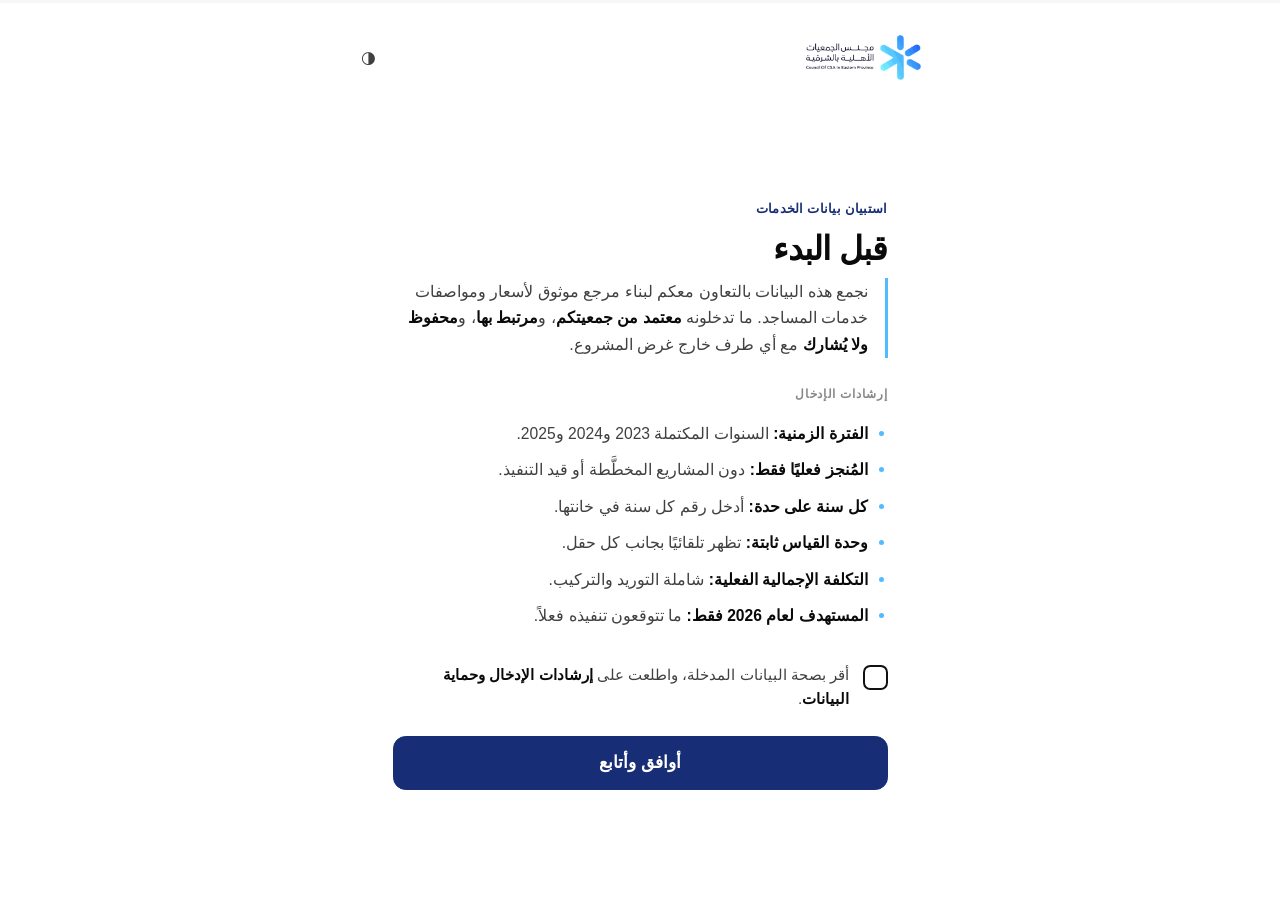
<file: index.html>
<!DOCTYPE html>
<html lang="ar" dir="rtl">
<head>
<meta charset="UTF-8">
<meta name="viewport" content="width=device-width, initial-scale=1.0">
<meta name="robots" content="noindex,nofollow">
<link rel="icon" type="image/png" href="[data-uri]">
<title>استبيان بيانات الخدمات — مجلس الجمعيات الأهلية بالشرقية</title>
<style>
*, *::before, *::after { box-sizing: border-box; margin: 0; padding: 0; }

/* ══ ألوان هوية مجلس الجمعيات الأهلية بالشرقية — كحلي + أزرق ══ */
:root{
  --bg:#FFFFFF;
  --sf:#F7F7F5;
  --tx:#0A0A0A;
  --tx2:#404040;
  --tx3:#888888;
  --bd:#111111;       /* حدود قوية */
  --bd2:#E0E0DC;      /* فواصل خفيفة */
  --bdi:#D5D5CE;      /* حدود الحقول — رفيعة وهادئة */
  --grn:#172D76;      /* كحلي الهوية */
  --grn-h:#175EFC;    /* أزرق الهوية عند التحويم */
  --ov:#4FBCFD;       /* سماوي الشعار */
  --ac:#172D76;       /* اللون الأساسي */
  --ac-tx:#FFFFFF;    /* النص فوق الأساسي */
  --inp:#FFFFFF;
  --err:#CC2200;
  --ring:rgba(23,94,252,.16);
  --font:-apple-system, BlinkMacSystemFont, 'Segoe UI', 'Helvetica Neue', 'Geeza Pro', Arial, sans-serif;
}
:root[data-theme=dark]{
  --bg:#000000; --sf:#111111; --tx:#FFFFFF; --tx2:#BBBBBB; --tx3:#6E6E6E;
  --bd:#FFFFFF; --bd2:#2C2C2C; --bdi:#4A4A4A; --inp:#000000;
  --grn:#5B9DFF; --grn-h:#7FB6FF; --ov:#6FD8FD;
  --ac:#175EFC; --ac-tx:#FFFFFF;
  --err:#FF6B55; --ring:rgba(91,157,255,.24);
}

html,body{
  min-height:100vh;background:var(--bg);color:var(--tx);
  font-family:var(--font);direction:rtl;-webkit-font-smoothing:antialiased;
  line-height:1.5;
}
html{font-size:16px;}   /* المقياس الأساسي — يتضاعف على الشاشات الكبيرة */
body{font-size:1rem;}

/* ─── شريط التقدم ─── */
.pline{position:fixed;top:0;left:0;right:0;height:3px;background:var(--sf);z-index:200;}
.pfill{height:100%;background:var(--ac);transition:width .5s cubic-bezier(.65,0,.35,1);}

/* ─── الهيكل ─── */
.shell{min-height:100vh;display:flex;flex-direction:column;padding-top:3px;}
.topbar{
  padding:1.4rem 2rem 0;display:flex;align-items:center;
  flex-wrap:wrap;row-gap:.45rem;
  max-width:31.25rem;width:100%;margin:0 auto;gap:.75rem;
}
body.wide .topbar{max-width:58rem;}
.logo{height:2.55rem;width:auto;max-width:100%;display:block;}
.logo-dark{display:none;}
:root[data-theme=dark] .logo-light{display:none;}
:root[data-theme=dark] .logo-dark{display:block;}
.bar-right{display:flex;align-items:center;gap:.8rem;min-width:0;margin-inline-start:auto;}
.step-lbl{font-size:.7rem;color:var(--tx3);font-variant-numeric:tabular-nums;
  white-space:nowrap;overflow:hidden;text-overflow:ellipsis;}
.saved{
  font-size:.66rem;color:var(--tx3);white-space:nowrap;
  opacity:0;transition:opacity .3s;
}
.saved.on{opacity:1;}
.icon-btn{background:none;border:none;cursor:pointer;font-size:.95rem;color:var(--tx2);line-height:1;padding:.15rem;}

.content{flex:1;display:flex;align-items:center;justify-content:center;padding:2rem 1.5rem 1.5rem;}
.stage-wrap{width:100%;max-width:54rem;position:relative;min-height:1px;}

/* ─── انتقال الشاشات ─── */
.screen{
  width:100%;max-width:27.5rem;margin-inline:auto;
  transition:opacity .28s ease, transform .28s ease;
}
.screen.wide{max-width:100%;}   /* شاشة البند الكامل — تستغل عرض الشاشة */
.screen.entering{opacity:0;transform:translateY(14px);}
.screen.active{opacity:1;transform:translateY(0);}
.screen.exiting{
  position:absolute;top:0;left:0;right:0;opacity:0;transform:translateY(-8px);
  pointer-events:none;z-index:1;
}

/* ─── الخطوط ─── */
.eyebrow{font-size:.7rem;font-weight:700;letter-spacing:.02em;color:var(--grn);margin-bottom:.55rem;}
.scr-title{
  font-size:1.85rem;font-weight:700;letter-spacing:-.025em;line-height:1.2;
  margin-bottom:.5rem;color:var(--tx);text-wrap:balance;
}
.scr-sub{font-size:.9rem;color:var(--tx2);line-height:1.6;margin-bottom:1.7rem;}
.scr-sub.tight{margin-bottom:1.1rem;}
/* ─── قبل البدء: نقاط بسيطة بدون صناديق ─── */
.lede{
  font-size:.9rem;color:var(--tx2);line-height:1.65;margin-bottom:1.5rem;
  padding-right:.9rem;border-right:3px solid var(--ov);
}
.lede strong{color:var(--tx);font-weight:600;}
.plain-h{
  font-size:.68rem;font-weight:700;color:var(--tx3);letter-spacing:.06em;
  margin-bottom:.7rem;
}
.plain-list{list-style:none;margin-bottom:1.6rem;}
.plain-list li{
  font-size:.87rem;color:var(--tx2);line-height:1.55;
  padding:.34rem 0 .34rem 0;position:relative;padding-right:1.1rem;
}
.plain-list li::before{
  content:"";position:absolute;right:.2rem;top:.83rem;
  width:5px;height:5px;border-radius:50%;background:var(--ov);
}
.plain-list li b{color:var(--tx);font-weight:600;}

/* ─── الموافقة ─── */
.agree{display:flex;align-items:flex-start;gap:.75rem;margin-bottom:1.4rem;cursor:pointer;}
.chk{
  width:1.375rem;height:1.375rem;border-radius:.4rem;border:2px solid var(--bd);background:var(--inp);
  flex-shrink:0;display:flex;align-items:center;justify-content:center;
  transition:background .16s,border-color .16s;margin-top:.1rem;cursor:pointer;
}
.chk.on{background:var(--ac);border-color:var(--ac);}
.chk svg{display:none;}
.chk.on svg{display:block;}
.chk svg path{stroke:var(--ac-tx);}
.agree-lbl{font-size:.85rem;color:var(--tx2);line-height:1.55;}
.agree-lbl strong{color:var(--tx);font-weight:600;}

/* ─── الحقول ─── */
.fields{display:flex;flex-direction:column;gap:.7rem;margin-bottom:1.5rem;}
.field{display:flex;flex-direction:column;gap:.3rem;}
.field-lbl{font-size:.7rem;font-weight:700;color:var(--tx2);padding-right:.15rem;}
.field-inp{
  background:var(--inp);border:1px solid var(--bdi);border-radius:.7rem;
  padding:.78rem 1rem;font-size:.97rem;color:var(--tx);
  font-family:var(--font);outline:none;width:100%;
  transition:box-shadow .18s,border-color .18s;
}
.field-inp::placeholder{color:var(--tx3);}
.field-inp:focus{border-color:var(--grn);box-shadow:0 0 0 3px var(--ring);}
.field-inp.bad{border-color:var(--err);}
.field-note{font-size:.7rem;color:var(--err);display:none;padding-right:.15rem;}
.field-note.on{display:block;}


/* ─── صفوف السنوات ─── */
.yr-list{display:flex;flex-direction:column;gap:.5rem;margin-bottom:.7rem;}
.yr-item{
  display:grid;grid-template-columns:auto 1px 1fr auto;align-items:center;gap:.85rem;
  background:var(--inp);border:1px solid var(--bdi);border-radius:.65rem;padding:.72rem .95rem;
  transition:box-shadow .18s,border-color .18s;
}
.yr-item:focus-within{border-color:var(--grn);box-shadow:0 0 0 3px var(--ring);}
.yr-item.bad,.num-field.bad,.ta-wrap.bad,.pr-in.bad,.sup-wrap.bad{border-color:var(--err);}
.yr-tag{font-size:.76rem;font-weight:700;color:var(--tx2);font-variant-numeric:tabular-nums;}
.yr-divider{height:1.125rem;width:1px;background:var(--bd2);}
.yr-val{
  background:transparent;border:none;outline:none;
  font-size:1.05rem;font-weight:600;color:var(--tx);
  font-variant-numeric:tabular-nums;text-align:right;
  font-family:var(--font);width:100%;direction:ltr;
}
.yr-val::placeholder{color:var(--tx3);font-weight:400;}
.yr-unit{font-size:.72rem;font-weight:600;color:var(--tx3);white-space:nowrap;}

/* ─── كتلة سنة مُجزّأة حسب المكوّنات (الأنظمة الصوتية) ─── */
.yb{
  display:grid;grid-template-columns:auto minmax(0,1fr);
  background:var(--inp);border:1px solid var(--bdi);border-radius:.65rem;
  overflow:hidden;transition:box-shadow .18s,border-color .18s;
}
.yb:focus-within{border-color:var(--grn);box-shadow:0 0 0 3px var(--ring);}
.yb-yr{                                  /* عمود السنة — يمتد بمحاذاة المكوّنات الثلاثة */
  display:flex;flex-direction:column;align-items:center;justify-content:center;gap:.1rem;
  min-width:4.5rem;padding:.6rem .8rem;background:var(--sf);
  border-inline-end:1px solid var(--bd2);
}
.yb-yr span{font-size:.68rem;font-weight:600;color:var(--tx3);}
.yb-yr b{font-size:1.05rem;font-weight:700;color:var(--tx2);font-variant-numeric:tabular-nums;}
.yb-rows{display:flex;flex-direction:column;min-width:0;}
.pr{
  display:grid;grid-template-columns:minmax(0,1fr) minmax(6rem,9rem);
  align-items:center;gap:.7rem;padding:.55rem .85rem;
}
.pr + .pr{border-top:1px solid var(--bd2);}
.pr-lbl{font-size:.8rem;font-weight:600;color:var(--tx2);line-height:1.35;min-width:0;overflow-wrap:anywhere;}
.pr-in{
  display:grid;grid-template-columns:1fr auto;align-items:center;gap:.45rem;
  background:var(--bg);border:1px solid var(--bdi);border-radius:.5rem;padding:.35rem .55rem;
  transition:box-shadow .18s,border-color .18s;
}
.pr-in:focus-within{border-color:var(--grn);}
.pr-val{
  background:transparent;border:none;outline:none;
  font-size:.98rem;font-weight:600;color:var(--tx);
  font-variant-numeric:tabular-nums;text-align:right;
  font-family:var(--font);width:100%;min-width:0;direction:ltr;
}
.pr-val::placeholder{color:var(--tx3);font-weight:400;}
.pr-unit{font-size:.66rem;font-weight:600;color:var(--tx3);white-space:nowrap;}
/* ─── حقل رقمي مفرد ─── */
.num-field{
  display:grid;grid-template-columns:1fr auto;align-items:center;gap:.85rem;
  background:var(--inp);border:1px solid var(--bdi);border-radius:.65rem;padding:.72rem .95rem;
  transition:box-shadow .18s,border-color .18s;margin-bottom:1.5rem;
}
.num-field:focus-within{border-color:var(--grn);box-shadow:0 0 0 3px var(--ring);}
.num-inp{
  background:transparent;border:none;outline:none;
  font-size:1.3rem;font-weight:700;color:var(--tx);
  font-variant-numeric:tabular-nums;width:100%;
  direction:ltr;text-align:right;font-family:var(--font);
}
.num-inp::placeholder{color:var(--tx3);font-weight:400;font-size:.95rem;}
.num-unit{font-size:.76rem;font-weight:600;color:var(--tx3);}

/* ─── حقل الموردين والمقاولين — سطر واحد ─── */
.sup-wrap{
  background:var(--inp);border:1px solid var(--bdi);border-radius:.65rem;
  padding:.72rem .95rem;transition:box-shadow .18s,border-color .18s;
}
.sup-wrap:focus-within{border-color:var(--grn);box-shadow:0 0 0 3px var(--ring);}
.sup-inp{
  background:transparent;border:none;outline:none;width:100%;
  font-size:.95rem;color:var(--tx);font-family:var(--font);
}
.sup-inp::placeholder{color:var(--tx3);}

/* ─── حقل نصي (المواصفات) ─── */
.ta-wrap{
  background:var(--inp);border:1px solid var(--bdi);border-radius:.65rem;
  padding:.75rem .95rem .5rem;margin-bottom:1.5rem;
  transition:box-shadow .18s,border-color .18s;
}
.ta-wrap:focus-within{border-color:var(--grn);box-shadow:0 0 0 3px var(--ring);}
.ta{
  background:transparent;border:none;outline:none;resize:none;
  width:100%;min-height:6.5rem;font-size:.95rem;line-height:1.7;
  color:var(--tx);font-family:var(--font);
}
.ta::placeholder{color:var(--tx3);}
.ta-foot{
  display:flex;justify-content:space-between;align-items:center;
  font-size:.68rem;color:var(--tx3);border-top:1px solid var(--bd2);
  padding-top:.45rem;margin-top:.3rem;font-variant-numeric:tabular-nums;
}
.ta-foot.over{color:var(--err);}

/* ─── الأزرار ─── */
.btn-primary{
  width:100%;padding:.85rem 1.5rem;
  background:var(--ac);color:var(--ac-tx);border:1.5px solid var(--ac);border-radius:.7rem;
  font-size:.97rem;font-weight:600;font-family:var(--font);
  cursor:pointer;transition:opacity .14s,transform .08s;
  display:flex;align-items:center;justify-content:center;gap:.5rem;
}
.btn-primary:hover{background:var(--grn-h);border-color:var(--grn-h);}
.btn-primary:active{transform:scale(.985);}
.btn-primary:disabled{opacity:.35;cursor:not-allowed;transform:none;}
.btn-back{
  display:block;width:100%;padding:.55rem;text-align:center;
  background:none;border:none;color:var(--tx2);
  font-size:.85rem;font-family:var(--font);cursor:pointer;
  margin-top:.55rem;transition:color .14s;
}
.btn-back:hover{color:var(--tx);}
.btn-back:disabled{opacity:.35;cursor:not-allowed;}
.btn-back.hidden{visibility:hidden;pointer-events:none;}
.btn-ghost{
  width:100%;padding:.75rem;background:none;color:var(--tx);
  border:1.5px solid var(--bd);border-radius:.7rem;
  font-size:.9rem;font-weight:600;font-family:var(--font);cursor:pointer;margin-top:.55rem;
}

.err-msg{font-size:.76rem;color:var(--err);margin-bottom:.75rem;display:none;padding-right:.1rem;line-height:1.5;}
.err-msg.on{display:block;}

/* ─── مؤشر التحميل ─── */
.spin{
  width:.9375rem;height:.9375rem;border:2px solid currentColor;border-top-color:transparent;
  border-radius:50%;animation:spin .7s linear infinite;
}
@keyframes spin{to{transform:rotate(360deg);}}

/* ─── المراجعة ─── */
.rev-group{margin-bottom:1.3rem;}
.rev-h{
  font-size:.72rem;font-weight:700;color:var(--tx);
  padding-bottom:.4rem;border-bottom:1.5px solid var(--grn);margin-bottom:.15rem;
}
.rev-row{
  display:flex;justify-content:space-between;align-items:baseline;gap:1rem;
  font-size:.82rem;padding:.42rem 0;border-bottom:1px solid var(--bd2);
}
.rev-k{color:var(--tx2);flex-shrink:0;}
.rev-v{font-weight:600;color:var(--tx);font-variant-numeric:tabular-nums;text-align:left;}
.rev-v.txt{font-weight:400;font-size:.78rem;line-height:1.5;}
.rev-edit{
  background:none;border:none;color:var(--tx2);font-size:.7rem;font-family:var(--font);
  cursor:pointer;text-decoration:underline;padding:0;flex-shrink:0;
}
.rev-edit:hover{color:var(--tx);}

/* ─── تم ─── */
.done-wrap{text-align:center;padding:1rem 0;}
.done-mark{
  width:4.125rem;height:4.125rem;border-radius:50%;background:var(--ring);
  display:flex;align-items:center;justify-content:center;margin:0 auto 1.4rem;
}
.done-mark svg path{stroke:var(--grn);}
.done-title{font-size:1.7rem;font-weight:700;letter-spacing:-.02em;color:var(--tx);margin-bottom:.4rem;}
.done-sub{font-size:.9rem;color:var(--tx2);line-height:1.65;margin-bottom:1.4rem;}
.ref-box{
  border:1.5px solid var(--grn);border-radius:.7rem;padding:.8rem 1rem;
  font-size:.78rem;color:var(--tx2);text-align:center;
}
.ref-box b{display:block;font-size:1rem;color:var(--grn);font-weight:700;
  font-variant-numeric:tabular-nums;letter-spacing:.04em;margin-top:.2rem;direction:ltr;}
.done-note{font-size:.72rem;color:var(--tx3);line-height:1.6;margin-top:.55rem;}
.sent-log{
  border:1.5px solid var(--bd);border-radius:.7rem;padding:.75rem .9rem;
  margin-top:.9rem;text-align:start;
}
.sent-log-h{display:block;font-size:.72rem;color:var(--tx3);margin-bottom:.45rem;}
.sent-log-row{
  display:flex;align-items:center;justify-content:space-between;gap:.6rem;
  font-size:.76rem;color:var(--tx2);padding:.28rem 0;border-top:1px solid var(--bd);
}
.sent-log-row:first-of-type{border-top:none;}
.sent-log-row b{
  color:var(--tx);font-weight:600;font-variant-numeric:tabular-nums;
  letter-spacing:.03em;direction:ltr;flex:none;
}
.sent-log-row span{overflow:hidden;text-overflow:ellipsis;white-space:nowrap;}

/* ─── استئناف ─── */
.resume-box{
  border:1.5px solid var(--bd);border-radius:.7rem;padding:1rem;
  margin-bottom:1.3rem;font-size:.85rem;color:var(--tx2);line-height:1.6;
}
.resume-box b{color:var(--tx);}

/* ─── شاشة البند الكامل: كل أقسام البند في صفحة واحدة ─── */
.item-title{margin-bottom:1.9rem;}
.sec-grid{display:grid;grid-template-columns:1fr;gap:1.9rem;margin-bottom:2rem;}
.sec{display:flex;flex-direction:column;}
.sec-h{
  display:flex;align-items:center;gap:.6rem;
  padding-bottom:.5rem;border-bottom:1px solid var(--bdi);margin-bottom:.55rem;
}
.sec-n{
  width:1.2rem;height:1.2rem;border-radius:.3rem;flex-shrink:0;
  background:var(--ac);color:var(--ac-tx);
  font-size:.68rem;font-weight:700;font-variant-numeric:tabular-nums;
  display:flex;align-items:center;justify-content:center;
}
.sec-t{font-size:.95rem;font-weight:700;color:var(--tx);letter-spacing:-.012em;line-height:1.3;}
.sec-d{font-size:.73rem;color:var(--tx3);line-height:1.5;margin-bottom:.75rem;}
.sec .yr-list{margin-bottom:0;gap:.4rem;}
.sec .yb + .yb{margin-top:.15rem;}
.sec .num-field{margin-bottom:0;}
.sec .err-msg{margin:.6rem 0 0;}
.s-spec .ta-wrap{flex:1;display:flex;flex-direction:column;margin-bottom:0;}
.s-spec .ta{flex:1;min-height:5rem;}
.t-body{display:contents;}   /* بلا صندوق — الحقل يحاذي أعلى القسم المجاور */
.t-note{font-size:.72rem;color:var(--tx3);line-height:1.5;margin-top:.55rem;}

.item-actions{display:flex;flex-direction:column;}

@media(min-width:820px){
  .sec-grid{grid-template-columns:1fr 1fr;column-gap:3rem;row-gap:2.1rem;}
  .item-actions{flex-direction:row-reverse;justify-content:flex-start;align-items:center;gap:1.1rem;}
  .item-actions .btn-primary{width:auto;min-width:13.5rem;}
  .item-actions .btn-back{width:auto;margin-top:0;padding:.55rem .5rem;}
}

/* ─── تجاوب ─── */
@media(max-width:500px){
  .topbar{padding:1.1rem 1.25rem 0;}
  .logo{height:2.1rem;}
  .bar-right{gap:.6rem;}
  .step-lbl{font-size:.64rem;}
  .saved{font-size:.62rem;}
  .content{padding:1.4rem 1.1rem 1.25rem;}
  .yb-yr{min-width:3.4rem;padding:.5rem .45rem;}
  .yb-yr b{font-size:.92rem;}
  .pr{grid-template-columns:minmax(0,1fr) minmax(4.6rem,6rem);gap:.5rem;padding:.5rem .6rem;}
  .pr-lbl{font-size:.74rem;}
  .scr-title{font-size:1.5rem;}
  .step-lbl{font-size:.65rem;}
}
@media(min-width:900px){
  .topbar{padding:1.75rem 0 0;}
  /* في الوضع العريض: نفس هوامش المحتوى تماماً ليتحاذى الشعار مع الشبكة */
  body.wide .topbar{max-width:57rem;padding-inline:1.5rem;}
  .content{padding:2.5rem 1.5rem 2rem;}
}
/* الدسكتوب: نكبّر المقياس كله بدل أن يزوّم المستخدم يدوياً */
@media(min-width:1024px){ html{font-size:18px;} }
@media(min-width:1400px){ html{font-size:20px;} }
@media(prefers-reduced-motion:reduce){
  .screen,.pfill{transition-duration:.01ms!important;}
  .spin{animation-duration:1.4s;}
}
@keyframes shake{
  0%,100%{transform:translateX(0);}
  20%{transform:translateX(-5px);}
  40%{transform:translateX(5px);}
  60%{transform:translateX(-3px);}
  80%{transform:translateX(3px);}
}
</style>
</head>
<body>

<div class="pline"><div class="pfill" id="pfill" style="width:0%"></div></div>

<div class="shell">
  <div class="topbar">
    <img class="logo logo-light" src="[data-uri]" alt="مجلس الجمعيات الأهلية بالشرقية">
    <img class="logo logo-dark" src="[data-uri]" alt="مجلس الجمعيات الأهلية بالشرقية">
    <div class="bar-right">
      <span class="saved" id="savedlbl">✓ محفوظ على جهازك</span>
      <span class="step-lbl" id="steplbl"></span>
      <button class="icon-btn" onclick="toggleTheme()" title="تبديل المظهر" aria-label="تبديل المظهر">◑</button>
    </div>
  </div>
  <div class="content">
    <div class="stage-wrap" id="stage"></div>
  </div>
</div>
<script>
"use strict";
/* ═══════════════════════════════════════════════════════════════
   إعدادات الربط — عدّل هذه الأسطر فقط بعد نشر Google Apps Script
   ═══════════════════════════════════════════════════════════════ */
const CONFIG = {
  // الصق هنا رابط النشر (Deployment URL) المنتهي بـ /exec
  SCRIPT_URL: 'https://script.google.com/macros/s/AKfycbzHsr2GIvhTw6AiFsfWR-9Q1Y-nzs5QHzZRGsDRmWbBxbKf_GAsPo3grpBONGg2g1dA9w/exec',
  // كلمة سرية مشتركة — يجب أن تكون مطابقة تماماً لما في ملف Apps Script
  SECRET: 'YAAMUR-2026-data8',
  MAX_TEXT: 400,
  MAX_SUPP: 200,
  MAX_NUM_DIGITS: 12
};

/* ═══════════ البنود: 6 بنود × 4 أسئلة ═══════════ */
/* مكوّنات النظام الصوتي — بند الأنظمة الصوتية يُدخَل لكل مكوّن على حدة */
const SOUND_PARTS = [
  { id:'mic', name:'ميكروفونات',                   unit:'ميكروفون' },
  { id:'spk', name:'سماعات',                       unit:'سماعة'    },
  { id:'amp', name:'نظام التحكم والتضخيم الصوتي',  unit:'نظام'     }
];

const ITEMS = [
  { id:'furn', name:'الفرش والسجاد', unit:'متر مربع',
    q1:'عدد أمتار الفرش الجديد',
    q2:'مواصفات الفرش والسجاد المعتمدة',
    q2ph:'مثال: سجاد تركي 700 ألف غرزة، أكريليك 100%، سماكة 12 ملم، شامل التركيب',
    q3:'التكلفة المدفوعة لأعمال الفرش والسجاد',
    q4:'المستهدف تنفيذه خلال 2026' },

  { id:'seal', name:'العوازل المائية للأسطح', unit:'متر مربع',
    q1:'عدد أمتار العزل المائي',
    q2:'مواصفات العزل المعتمدة',
    q2ph:'مثال: عزل مائي رولات مستوردة 4 ملم مع بحص، ضمان 10 سنوات، تنفيذ شامل',
    q3:'التكلفة المدفوعة لأعمال العزل',
    q4:'المستهدف تنفيذه خلال 2026' },

  { id:'wc', name:'ترميم وتهيئة دورات المياه', unit:'متر مربع',
    q1:'عدد أمتار دورات المياه',
    q1d:'لدورات المياه أكثر من طريقة للحصر — إن كان حصركم بغير المتر المربع (عدد دورات المياه مثلاً) فوضّحوه في خانة المواصفات. اكتب 0 إن لم يوجد.',
    q2:'مواصفات ترميم دورات المياه المعتمدة',
    q2ph:'مثال: أطقم صحية أيديال ستاندرد، خلاطات جروهي، سخان أريستون، سيراميك إسباني',
    q3:'التكلفة المدفوعة لترميم دورات المياه',
    q4:'المستهدف تنفيذه خلال 2026' },

  { id:'paint', name:'الدهانات الداخلية والخارجية', unit:'متر مربع',
    q1:'عدد أمتار دهانات الجدران الداخلية والخارجية',
    q2:'مواصفات الدهانات المعتمدة',
    q2ph:'مثال: جوتن داخلي نصف لمعة، خارجي بروفايل مقاوم للرطوبة، مواد + تنفيذ',
    q3:'التكلفة المدفوعة لأعمال الدهانات',
    q4:'المستهدف تنفيذه خلال 2026' },

  { id:'ac', name:'وحدات التكييف', unit:'وحدة',
    q1:'عدد وحدات التكييف التي تمت صيانتها جداري/سبيليت/دولابي/مركزي',
    q2:'مواصفات المكيفات المعتمدة',
    q2ph:'مثال: سبليت 2 طن كاريير، دولابي 5 طن LG، شامل التركيب والتمديدات',
    q3:'التكلفة المدفوعة لتوريد وتركيب المكيفات',
    q4:'المستهدف تركيبه خلال 2026' },

  { id:'sound', name:'الأنظمة الصوتية', unit:'نظام', parts:SOUND_PARTS,
    q1:'العدد المُركَّب فعليًا',
    q2:'مواصفات النظام الصوتي المعتمد',
    q2ph:'مثال: أمبليفاير ألماني، مكبرات JBL، ميكروفونات شور، وحدة تحكم مركزية',
    q3:'التكلفة المدفوعة لتوريد وتركيب الأنظمة الصوتية',
    q4:'المستهدف تركيبه خلال 2026' }
];

const YEARS = ['2023','2024','2025'];

/* سؤال الموردين — نص واحد لكل البنود */
const SUPP = {
  t : 'من أبرز الموردين أو المقاولين الذين تعاملتم معهم في هذا البند؟',
  d : 'اكتب الأسماء مفصولة بفاصلة — واكتب «لا يوجد» إن لم تتوفر.',
  ph: 'مثال: مؤسسة النور للمقاولات، شركة الخليج للتوريد',
  col: 'أبرز الموردين والمقاولين'
};

/* ═══════════ التخزين والحفظ التلقائي ═══════════ */
const STORE_KEY = 'yamur_survey_v4';
let D = {};
try { D = JSON.parse(localStorage.getItem(STORE_KEY) || '{}') || {}; }
catch(e){ D = {}; }
if(typeof D !== 'object' || D === null) D = {};

let saveTimer = null, savedTimer = null;
/* عند المسح المتعمّد نوقف الحفظ نهائياً، وإلا أعاد beforeunload كتابة
   البيانات بعد مسحها وقبل إعادة التحميل فلا يحدث المسح فعلياً. */
let wiped = false;

function persist(quiet){
  if(wiped) return;
  try{
    D._idx = idx;
    D._sv  = SCREEN_VER;
    D._at  = new Date().toISOString();
    localStorage.setItem(STORE_KEY, JSON.stringify(D));
    if(!quiet) flashSaved('✓ محفوظ على جهازك');
  }catch(e){ /* التخزين ممتلئ أو محظور — نتابع دون توقّف */ }
}
/* حفظ تلقائي مؤجَّل أثناء الكتابة */
function autosave(){
  clearTimeout(saveTimer);
  saveTimer = setTimeout(function(){ persist(); }, 400);
}
function flashSaved(txt){
  const el = $('savedlbl'); if(!el) return;
  el.textContent = txt;
  el.classList.add('on');
  clearTimeout(savedTimer);
  savedTimer = setTimeout(function(){ el.classList.remove('on'); }, 1800);
}
function resetAll(){
  if(!confirm('سيتم مسح جميع الإجابات المحفوظة على هذا الجهاز والبدء من جديد. هل تريد المتابعة؟')) return;
  wipeAndReload();
}

/* مسح فعلي: يوقف كل حفظ لاحق ثم يمسح ثم يعيد التحميل */
function wipeAndReload(){
  wiped = true;
  clearTimeout(saveTimer);
  try{ localStorage.removeItem(STORE_KEY); }catch(e){}
  location.reload();
}

/* بدء استجابة جديدة بعد إرسال ناجح — للأجهزة المشتركة بين عدة جمعيات.
   الاستجابة المُرسلة محفوظة في سجل الاتحاد، فمسح الجهاز آمن، ويُولَّد
   رقم مرجعي جديد عند إعادة التحميل فتُسجَّل استجابة مستقلة. */
function startNew(){
  wipeAndReload();
}

/* ═══════════ رقم مرجعي فريد للاستجابة ═══════════ */
function makeRef(){
  try{
    const a = new Uint8Array(4);
    window.crypto.getRandomValues(a);
    return 'YM-' + Array.prototype.map.call(a, function(b){
      return ('0' + b.toString(16)).slice(-2);
    }).join('').toUpperCase();
  }catch(e){
    return 'YM-' + String(Date.now()).slice(-8);
  }
}
if(!D._ref) D._ref = makeRef();

/* ═══════════ سجل الاستجابات المُرسلة من هذا الجهاز ═══════════
   مفتاح مستقل عن STORE_KEY حتى تبقى الأرقام المرجعية بعد مسح
   الاستبيان الحالي للبدء باستبيان جديد. */
const SENT_KEY = 'yamur_sent_v1';
function readSent(){
  try{
    const a = JSON.parse(localStorage.getItem(SENT_KEY) || '[]');
    return Array.isArray(a) ? a : [];
  }catch(e){ return []; }
}
function recordSent(){
  try{
    const a = readSent().filter(function(r){ return r && r.ref !== D._ref; });
    a.push({
      ref:  D._ref,
      name: cleanText(D.name || '', 120).trim(),
      at:   new Date().toISOString()
    });
    localStorage.setItem(SENT_KEY, JSON.stringify(a.slice(-50)));
  }catch(e){ /* التخزين ممتلئ أو محظور — لا يمنع ذلك الإرسال */ }
}

/* ═══════════ أدوات ═══════════ */
function $(id){ return document.getElementById(id); }
/* البحث داخل الشاشة النشطة — أثناء الانتقال توجد شاشتان في DOM */
function $a(id){
  const st = $('stage');
  const sc = st ? st.querySelector('.screen.active') : null;
  if(sc){ const el = sc.querySelector('[id="' + id + '"]'); if(el) return el; }
  return $(id);
}
function esc(s){
  return String(s==null?'':s)
    .replace(/&/g,'&amp;').replace(/</g,'&lt;').replace(/>/g,'&gt;')
    .replace(/"/g,'&quot;').replace(/'/g,'&#39;');
}
function sleep(ms){ return new Promise(function(r){ setTimeout(r,ms); }); }

/* تحويل الأرقام العربية والفارسية إلى لاتينية */
const RE_ARDIG = new RegExp('[\\u0660-\\u0669\\u06F0-\\u06F9]', 'g');
function normDigits(s){
  return String(s==null?'':s).replace(RE_ARDIG, function(ch){
    const c = ch.charCodeAt(0);
    return String(c >= 0x06F0 ? c - 0x06F0 : c - 0x0660);
  });
}

/* تنقية مُدخل رقمي: أرقام فقط + فاصلة عشرية واحدة، بدون إشارات أو رموز */
const RE_ARDEC = new RegExp('[\\u066B\\u066C]', 'g');
const RE_SEPS  = new RegExp('[,\\s\\u060C]', 'g');
function cleanNum(raw){
  let s = normDigits(raw)
    .replace(RE_ARDEC, '.')       /* الفاصلة العشرية العربية */
    .replace(RE_SEPS, '')         /* فواصل الآلاف والمسافات */
    .replace(/[^0-9.]/g, '');     /* حذف كل ما ليس رقماً أو نقطة */
  const p = s.split('.');
  s = p.shift().slice(0, CONFIG.MAX_NUM_DIGITS);
  if(p.length) s += '.' + p.join('').replace(/[^0-9]/g,'').slice(0,2);
  return s;
}
/* تحويل نص رقمي منقّى إلى رقم صالح أو null */
function toNum(raw){
  const s = cleanNum(raw).replace(/\.$/,'');
  if(s === '' || s === '.') return null;
  const n = Number(s);
  return (isFinite(n) && n >= 0) ? n : null;
}
function hasVal(v){ return toNum(v) !== null; }

/* تنقية نص حر: حذف محارف التحكّم ومحارف اتجاه النص — منع التلاعب والحقن */
const RE_CTRL = new RegExp('[\\u0000-\\u0008\\u000B\\u000C\\u000E-\\u001F\\u007F]', 'g');
const RE_BIDI = new RegExp('[\\u200B-\\u200F\\u202A-\\u202E\\u2060-\\u2064\\u2066-\\u2069\\uFEFF]', 'g');
function cleanText(raw, max){
  return String(raw==null?'':raw)
    .replace(RE_CTRL, '')
    .replace(RE_BIDI, '')
    .replace(/[ \t]{4,}/g, '   ')
    .slice(0, max || CONFIG.MAX_TEXT);
}
/* منع تنفيذ الصيغ داخل Google Sheets أو Excel */
function safeCell(v){
  if(typeof v !== 'string') return v;
  return /^[=+\-@\t\r]/.test(v) ? "'" + v : v;
}

function fmt(n){
  return (n===null||n===undefined||n==='') ? '—' : Number(n).toLocaleString('en-US');
}
/* ═══════════ التحقّق من الحقول التعريفية ═══════════ */
const RE_LETTER = new RegExp('[\\u0621-\\u064AA-Za-z]');
function vName(v){
  const s = cleanText(v,120).trim().replace(/\s{2,}/g,' ');
  if(s.length < 3) return { ok:false, msg:'اكتب اسم الجمعية كاملاً — 3 أحرف على الأقل.' };
  if(!RE_LETTER.test(s)) return { ok:false, msg:'اسم الجمعية غير صحيح.' };
  return { ok:true, val:s };
}
function vEmail(v){
  const s = cleanText(v,100).trim();
  if(!/^[A-Za-z0-9._%+-]{1,64}@[A-Za-z0-9][A-Za-z0-9.-]{0,62}\.[A-Za-z]{2,12}$/.test(s))
    return { ok:false, msg:'صيغة البريد الإلكتروني غير صحيحة. مثال: info@assoc.org.sa' };
  return { ok:true, val:s.toLowerCase() };
}
function vTel(v){
  let s = normDigits(v).replace(/\D/g,'');
  if(/^00966\d{9}$/.test(s))      s = '0' + s.slice(5);
  else if(/^966\d{9}$/.test(s))   s = '0' + s.slice(3);
  if(!/^05\d{8}$/.test(s))
    return { ok:false, msg:'رقم الجوال يجب أن يكون 10 أرقام ويبدأ بـ 05. مثال: 0551234567' };
  return { ok:true, val:s };
}
const INFO_V = { name:vName, email:vEmail, tel:vTel };

/* ═══════════ بناء الشاشات ═══════════ */
function K(it,q,y,p){ return it.id + '_' + q + (y ? '_' + y : '') + (p ? '_' + p : ''); }

/* مفاتيح سؤال سنوي مجمّعة حسب السنة — مفتاح واحد للسنة،
   أو مفتاح لكل مكوّن داخل السنة في البنود المُجزّأة (الأنظمة الصوتية). */
function yrKeys(it,q){
  return YEARS.map(function(y){
    return it.parts
      ? it.parts.map(function(pt){ return K(it,q,y,pt.id); })
      : [K(it,q,y)];
  });
}
/* مفاتيح مستهدف 2026 — مفتاح واحد، أو مفتاح لكل مكوّن */
function tgtKeys(it){
  return it.parts
    ? it.parts.map(function(pt){ return K(it,'q4',null,pt.id); })
    : [K(it,'q4')];
}
function flat(groups){ return [].concat.apply([], groups); }

const SCREENS = [ {type:'terms'}, {type:'info'} ];
ITEMS.forEach(function(it,ii){
  /* بند كامل في شاشة واحدة: الكمية المنجزة + التكلفة + المواصفات + مستهدف 2026 */
  SCREENS.push({
    type:'item', ii:ii,
    g1:yrKeys(it,'q1'),        k1:flat(yrKeys(it,'q1')),   /* الكمية المنجزة */
    k2:K(it,'q2'),                                         /* المواصفات */
    g3:yrKeys(it,'q3'),        k3:flat(yrKeys(it,'q3')),   /* التكلفة المدفوعة */
    k5:K(it,'q5'),                                         /* الموردون والمقاولون */
    k4:tgtKeys(it)                                         /* مستهدف 2026 */
  });
});
SCREENS.push({ type:'review' });
SCREENS.push({ type:'done' });

const FIRST_Q  = 2;
const DONE_IDX = SCREENS.length - 1;
/* نسخة ترتيب الشاشات — لترحيل موضع الاستئناف المحفوظ من الترتيب القديم */
const SCREEN_VER = 2;

/* عناوين أقسام البند — افتراضية؛ القسم الأول يأخذ عنوان ووصف البند من it.q1/it.q1d */
const SECS = [
  { n:1, t:'الكمية المنجزة فعليًا', d:'المُنجز والمُسلَّم فعليًا — اكتب 0 إن لم يوجد.' },
  { n:2, t:'التكلفة المدفوعة',      d:'المبلغ المدفوع شاملاً التوريد والتركيب.' },
  { n:3, t:SUPP.t,                  d:SUPP.d },
  { n:4, t:'المواصفات المعتمدة',    d:'اكتب «لا يوجد» في حال لم يكن هناك مواصفات معتمدة.' },
  { n:5, t:'المستهدف خلال 2026',    d:'رقم واقعي بحسب القدرة التنفيذية.' }
];
let idx = 0;
let sending = false;

/* ═══════════ الشاشات ═══════════ */
function renderTerms(){
  return `
  <div class="eyebrow">استبيان بيانات الخدمات</div>
  <h1 class="scr-title">قبل البدء</h1>

  <p class="lede">
    نجمع هذه البيانات بالتعاون معكم لبناء مرجع موثوق لأسعار ومواصفات خدمات المساجد.
    ما تدخلونه <strong>معتمد من جمعيتكم</strong>، و<strong>مرتبط بها</strong>،
    و<strong>محفوظ ولا يُشارك</strong> مع أي طرف خارج غرض المشروع.
  </p>

  <div class="plain-h">إرشادات الإدخال</div>
  <ul class="plain-list">
    <li><b>الفترة الزمنية:</b> السنوات المكتملة 2023 و2024 و2025.</li>
    <li><b>المُنجز فعليًا فقط:</b> دون المشاريع المخطَّطة أو قيد التنفيذ.</li>
    <li><b>كل سنة على حدة:</b> أدخل رقم كل سنة في خانتها.</li>
    <li><b>وحدة القياس ثابتة:</b> تظهر تلقائيًا بجانب كل حقل.</li>
    <li><b>التكلفة الإجمالية الفعلية:</b> شاملة التوريد والتركيب.</li>
    <li><b>المستهدف لعام 2026 فقط:</b> ما تتوقعون تنفيذه فعلاً.</li>
  </ul>

  <label class="agree" onclick="toggleAgree()">
    <div class="chk ${D.agreed?'on':''}" id="chk">
      <svg width="11" height="9" viewBox="0 0 11 9" fill="none" aria-hidden="true">
        <path d="M1 4.5L4 7.5L10 1" stroke-width="1.9" stroke-linecap="round" stroke-linejoin="round"/>
      </svg>
    </div>
    <span class="agree-lbl">أقر بصحة البيانات المدخلة، واطلعت على <strong>إرشادات الإدخال وحماية البيانات</strong>.</span>
  </label>

  <div class="err-msg" id="err-terms">يُرجى تحديد الإقرار للمتابعة.</div>
  <button class="btn-primary" onclick="next()">أوافق وأتابع</button>`;
}

function renderInfo(){
  return `
  <div class="eyebrow">التجهيز</div>
  <h1 class="scr-title">بيانات الجمعية</h1>
  <p class="scr-sub tight">لتوثيق الاستجابة والتواصل عند الحاجة.</p>
  <div class="fields">
    <div class="field">
      <label class="field-lbl" for="f-name">اسم الجمعية</label>
      <input class="field-inp" id="f-name" type="text" maxlength="120" autocomplete="organization"
        placeholder="مثال: جمعية إحسان للعناية بالمساجد"
        value="${esc(D.name||'')}"
        oninput="onInfo('name',this)" onblur="onInfoBlur('name',this)">
      <div class="field-note" id="n-name"></div>
    </div>
    <div class="field">
      <label class="field-lbl" for="f-email">البريد الإلكتروني الرسمي</label>
      <input class="field-inp" id="f-email" type="email" maxlength="100" autocomplete="email"
        placeholder="info@assoc.org.sa" dir="ltr" style="text-align:right"
        value="${esc(D.email||'')}"
        oninput="onInfo('email',this)" onblur="onInfoBlur('email',this)">
      <div class="field-note" id="n-email"></div>
    </div>
    <div class="field">
      <label class="field-lbl" for="f-tel">رقم الجوال للتواصل</label>
      <input class="field-inp" id="f-tel" type="tel" maxlength="16" inputmode="numeric" autocomplete="tel"
        placeholder="05xxxxxxxx" dir="ltr" style="text-align:right"
        value="${esc(D.tel||'')}"
        oninput="onInfo('tel',this)" onblur="onInfoBlur('tel',this)">
      <div class="field-note" id="n-tel"></div>
    </div>
  </div>
  <div class="err-msg" id="err-info">يُرجى تصحيح الحقول المطلوبة للمتابعة.</div>
  <button class="btn-primary" onclick="next()">التالي</button>
  <button class="btn-back" onclick="prev()">رجوع</button>`;
}

/* صف مكوّن واحد داخل كتلة — التسمية ثم حقل الإدخال ثم الوحدة */
function partRow(pt, k, unit, aria){
  return `
        <div class="pr">
          <span class="pr-lbl">${esc(pt.name)}</span>
          <div class="pr-in" id="w-${k}">
            <input class="pr-val it-inp" id="in-${k}" type="text" inputmode="decimal" autocomplete="off"
              aria-label="${esc(aria)}" placeholder="0" value="${esc(D[k]||'')}"
              oninput="onNum('${k}',this)">
            <span class="pr-unit">${esc(unit || pt.unit)}</span>
          </div>
        </div>`;
}

/* كتلة سنة للبنود المُجزّأة: عمود السنة رأسياً + صف لكل مكوّن */
function yrBlock(it, yr, keys, unit, label){
  const rows = it.parts.map(function(pt,j){
    return partRow(pt, keys[j], unit, label + ' — ' + pt.name + ' — ' + yr);
  }).join('');
  return `
      <div class="yb">
        <div class="yb-yr"><span>سنة</span><b>${yr}</b></div>
        <div class="yb-rows">${rows}</div>
      </div>`;
}

/* صفوف السنوات الثلاث داخل قسم واحد — `unit` فارغة تعني وحدة البند/المكوّن */
function yrRows(it, groups, unit, label){
  return YEARS.map(function(yr,i){
    if(it.parts) return yrBlock(it, yr, groups[i], unit, label);
    const k = groups[i][0];
    return `
      <div class="yr-item" id="w-${k}">
        <span class="yr-tag">${yr}</span>
        <div class="yr-divider"></div>
        <input class="yr-val it-inp" id="in-${k}" type="text" inputmode="decimal" autocomplete="off"
          aria-label="${esc(label + ' — ' + yr)}" placeholder="0" value="${esc(D[k]||'')}"
          oninput="onNum('${k}',this)">
        <span class="yr-unit">${esc(unit || it.unit)}</span>
      </div>`;
  }).join('');
}

/* ترويسة قسم: رقم + عنوان + وحدة القياس */
function secHead(m){
  return `
      <div class="sec-h">
        <span class="sec-n">${m.n}</span>
        <h2 class="sec-t">${esc(m.t)}</h2>
      </div>
      <p class="sec-d">${esc(m.d)}</p>`;
}

/* حقل مستهدف 2026 — حقل مفرد، أو كتلة سنة 2026 بثلاثة مكوّنات */
function tgtField(it, keys){
  if(it.parts){
    const rows = it.parts.map(function(pt,j){
      return partRow(pt, keys[j], '', it.q4 + ' — ' + pt.name);
    }).join('');
    return `
        <div class="yb">
          <div class="yb-yr"><span>سنة</span><b>2026</b></div>
          <div class="yb-rows">${rows}</div>
        </div>`;
  }
  const k = keys[0];
  return `
        <div class="num-field" id="w-${k}">
          <input class="num-inp it-inp" id="in-${k}" type="text" inputmode="decimal" autocomplete="off"
            aria-label="${esc(it.q4)}" placeholder="الكمية المستهدفة" value="${esc(D[k]||'')}"
            oninput="onNum('${k}',this)">
          <span class="num-unit">${esc(it.unit)}</span>
        </div>`;
}

/* شاشة البند الكاملة — أقسامه الأربعة في صفحة واحدة */
function renderItem(q){
  const it   = ITEMS[q.ii];
  const spec = cleanText(D[q.k2]||'', CONFIG.MAX_TEXT);
  const supp = cleanText(D[q.k5]||'', CONFIG.MAX_SUPP);
  const last = (q.ii + 1 === ITEMS.length);
  return `
  <div class="eyebrow">البند ${q.ii+1} من ${ITEMS.length}</div>
  <h1 class="scr-title item-title">${esc(it.name)}</h1>

  <div class="sec-grid">

    <section class="sec s-qty">
      ${secHead({ n:SECS[0].n, t:it.q1 || SECS[0].t, d:it.q1d || SECS[0].d })}
      <div class="yr-list">${yrRows(it, q.g1, '', it.q1)}</div>
      <div class="err-msg" id="err-qty">أدخل الكمية المنجزة لكل ${it.parts ? 'مكوّن في كل سنة' : 'سنة'} — واكتب 0 إن لم يوجد.</div>
    </section>

    <section class="sec s-cost">
      ${secHead(SECS[1])}
      <div class="yr-list">${yrRows(it, q.g3, 'ريال', it.q3)}</div>
      <div class="err-msg" id="err-cost">أدخل التكلفة المدفوعة لكل ${it.parts ? 'مكوّن في كل سنة' : 'سنة'} — واكتب 0 إن لم يوجد.</div>
    </section>

    <section class="sec s-supp">
      ${secHead(SECS[2])}
      <div class="sup-wrap" id="w-supp">
        <input class="sup-inp" id="in-supp" type="text" maxlength="${CONFIG.MAX_SUPP}" autocomplete="off"
          aria-label="${esc(SUPP.t)}" placeholder="${esc(SUPP.ph)}" value="${esc(supp)}"
          oninput="onLine('${q.k5}',this,${CONFIG.MAX_SUPP})">
      </div>
      <div class="err-msg" id="err-supp">اكتب اسم مورد أو مقاول واحد على الأقل — أو «لا يوجد».</div>
    </section>

    <section class="sec s-spec">
      ${secHead(SECS[3])}
      <div class="ta-wrap" id="w-spec">
        <textarea class="ta" id="ta" maxlength="${CONFIG.MAX_TEXT}" aria-label="${esc(it.q2)}"
          placeholder="${esc(it.q2ph)}" oninput="onText('${q.k2}',this)">${esc(spec)}</textarea>
        <div class="ta-foot" id="tafoot">
          <span>ماركات، مقاسات، ضمان</span>
          <span id="tacount" dir="ltr">${spec.length} / ${CONFIG.MAX_TEXT}</span>
        </div>
      </div>
      <div class="err-msg" id="err-spec">اكتب المواصفات — حرفان على الأقل — للمتابعة.</div>
    </section>

    <section class="sec s-target">
      ${secHead(SECS[4])}
      <div class="t-body">
        ${tgtField(it, q.k4)}
        <p class="t-note">إن لم يكن لديكم مستهدف لهذا البند خلال 2026 اكتب 0.</p>
        <div class="err-msg" id="err-target">أدخل الكمية المستهدفة${it.parts ? ' لكل مكوّن' : ''} — واكتب 0 إن لم يوجد مستهدف.</div>
      </div>
    </section>

  </div>

  <div class="item-actions">
    <button class="btn-primary" onclick="next()">${last ? 'التالي — المراجعة' : 'التالي — البند ' + (q.ii+2)}</button>
    <button class="btn-back" onclick="prev()">رجوع</button>
  </div>`;
}

/* صفوف المراجعة لسؤال سنوي — صف لكل سنة، أو صف لكل مكوّن داخل كل سنة */
function revRows(it, groups, lbl, unit){
  return YEARS.map(function(y,i){
    if(!it.parts)
      return `<div class="rev-row"><span class="rev-k">${lbl} ${y}</span>
        <span class="rev-v">${fmt(toNum(D[groups[i][0]]))} ${esc(unit || it.unit)}</span></div>`;
    return it.parts.map(function(pt,j){
      return `<div class="rev-row"><span class="rev-k">${lbl} ${y} — ${esc(pt.name)}</span>
        <span class="rev-v">${fmt(toNum(D[groups[i][j]]))} ${esc(unit || pt.unit)}</span></div>`;
    }).join('');
  }).join('');
}
/* صفوف مستهدف 2026 */
function revTgt(it, keys){
  if(!it.parts)
    return `<div class="rev-row"><span class="rev-k">مستهدف 2026</span>
      <span class="rev-v">${fmt(toNum(D[keys[0]]))} ${esc(it.unit)}</span></div>`;
  return it.parts.map(function(pt,j){
    return `<div class="rev-row"><span class="rev-k">مستهدف 2026 — ${esc(pt.name)}</span>
      <span class="rev-v">${fmt(toNum(D[keys[j]]))} ${esc(pt.unit)}</span></div>`;
  }).join('');
}

function renderReview(){
  let html = `
    <div class="rev-group">
      <div class="rev-h">بيانات الجمعية</div>
      <div class="rev-row"><span class="rev-k">الجمعية</span><span class="rev-v">${esc(D.name||'—')}</span></div>
      <div class="rev-row"><span class="rev-k">البريد</span><span class="rev-v" dir="ltr">${esc(D.email||'—')}</span></div>
      <div class="rev-row"><span class="rev-k">الجوال</span><span class="rev-v" dir="ltr">${esc(D.tel||'—')}</span></div>
      <div class="rev-row" style="border-bottom:none"><span class="rev-k">الرقم المرجعي</span><span class="rev-v" dir="ltr">${esc(D._ref)}</span></div>
    </div>`;

  ITEMS.forEach(function(it,ii){
    const base = FIRST_Q + ii;
    const qk = yrKeys(it,'q1');
    const ck = yrKeys(it,'q3');
    html += `<div class="rev-group"><div class="rev-h">${esc(it.name)}</div>`;
    html += revRows(it, qk, 'منجز', '');
    html += `<div class="rev-row"><span class="rev-k">الموردون والمقاولون</span>
      <span class="rev-v txt">${esc(cleanText(D[K(it,'q5')]||'—', CONFIG.MAX_SUPP))}</span></div>`;
    html += `<div class="rev-row"><span class="rev-k">المواصفات</span>
      <span class="rev-v txt">${esc(cleanText(D[K(it,'q2')]||'—', CONFIG.MAX_TEXT))}</span></div>`;
    html += revRows(it, ck, 'تكلفة', 'ريال');
    html += revTgt(it, tgtKeys(it));
    html += `
      <div class="rev-row" style="border-bottom:none">
        <span class="rev-k"></span>
        <button class="rev-edit" onclick="jumpTo(${base})">تعديل هذا البند</button>
      </div></div>`;
  });

  return `
  <div class="eyebrow">الخطوة الأخيرة</div>
  <h1 class="scr-title">مراجعة قبل الإرسال</h1>
  <p class="scr-sub tight">راجع إجاباتك ثم أرسل. لا تُحفظ البيانات في سجل الاتحاد إلا بعد تأكيد الإرسال.</p>
  ${html}
  <div class="err-msg" id="err-send"></div>
  <button class="btn-primary" id="btn-send" onclick="submitAll()">إرسال الاستبيان</button>
  <button class="btn-back" id="btn-back-rev" onclick="prev()">رجوع</button>
  <button class="btn-back" style="font-size:.72rem;color:var(--tx3)" onclick="resetAll()">مسح الإجابات والبدء من جديد</button>`;
}

function renderDone(){
  /* الاستجابات السابقة من الجهاز نفسه — تُعرض حتى لا تُفقد أرقامها
     المرجعية عند البدء باستبيان جديد. */
  const prev = readSent().filter(function(r){ return r && r.ref && r.ref !== D._ref; });
  let log = '';
  if(prev.length){
    log = '<div class="sent-log"><span class="sent-log-h">استجابات سابقة أُرسلت من هذا الجهاز ('
        + prev.length + ')</span>'
        + prev.slice().reverse().map(function(r){
            return '<div class="sent-log-row"><span>' + esc(r.name || '—') + '</span><b>'
                 + esc(r.ref) + '</b></div>';
          }).join('')
        + '</div>';
  }

  return `
  <div class="done-wrap">
    <div class="done-mark">
      <svg width="28" height="28" viewBox="0 0 32 32" fill="none" aria-hidden="true">
        <path d="M5 16L12.5 23.5L27 8" stroke-width="2.6" stroke-linecap="round" stroke-linejoin="round"/>
      </svg>
    </div>
    <h1 class="done-title">تم الإرسال والحفظ</h1>
    <p class="done-sub">
      شكراً لتعاونكم 
    </p>
    <div class="ref-box">الرقم المرجعي لاستجابتكم<b>${esc(D._ref)}</b></div>
    ${log}
    <button class="btn-primary" style="margin-top:1.4rem" onclick="startNew()">إرسال استبيان جديد</button>
   
  </div>`;
}

function render(q){
  let h = '';
  if(q.type==='terms')  h = renderTerms();
  if(q.type==='info')   h = renderInfo();
  if(q.type==='item')   h = renderItem(q);
  if(q.type==='review') h = renderReview();
  if(q.type==='done')   h = renderDone();
  return '<div class="' + (q.type==='item' ? 'wide' : '') + '">' + h + '</div>';
}

/* ═══════════ معالجات الإدخال — تنقية فورية ═══════════ */
function onNum(key, el){
  const clean = cleanNum(el.value);
  if(el.value !== clean){
    const atEnd = el.selectionStart === el.value.length;
    el.value = clean;
    if(atEnd){ try{ el.setSelectionRange(clean.length, clean.length); }catch(e){} }
  }
  D[key] = clean;
  hideErr();
  autosave();
}

function onText(key, el){
  const clean = cleanText(el.value, CONFIG.MAX_TEXT);
  if(el.value !== clean) el.value = clean;
  D[key] = clean;
  const c = $a('tacount');
  if(c) c.textContent = clean.length + ' / ' + CONFIG.MAX_TEXT;
  const f = $a('tafoot');
  if(f) f.classList.toggle('over', clean.length >= CONFIG.MAX_TEXT);
  hideErr();
  autosave();
}

/* حقل نصي من سطر واحد بلا عدّاد — الموردون والمقاولون */
function onLine(key, el, max){
  const clean = cleanText(el.value, max || CONFIG.MAX_TEXT);
  if(el.value !== clean) el.value = clean;
  D[key] = clean;
  hideErr();
  autosave();
}

function onInfo(key, el){
  const clean = (key === 'tel')
    ? normDigits(el.value).replace(/[^0-9+]/g,'')
    : cleanText(el.value, 120);
  if(el.value !== clean) el.value = clean;
  D[key] = clean;
  el.classList.remove('bad');
  const n = $('n-'+key); if(n) n.classList.remove('on');
  hideErr();
  autosave();
}
function onInfoBlur(key, el){
  const raw = (D[key]||'').trim();
  if(!raw) return;
  const r = INFO_V[key](raw);
  const n = $('n-'+key);
  if(r.ok){
    D[key] = r.val; el.value = r.val;
    el.classList.remove('bad');
    if(n) n.classList.remove('on');
    persist(true);
  }else{
    el.classList.add('bad');
    if(n){ n.textContent = r.msg; n.classList.add('on'); }
  }
}

/* ═══════════ التحقّق قبل التقدّم ═══════════ */
function validate(q){
  if(q.type === 'terms') return D.agreed ? null : 'err-terms';

  if(q.type === 'info'){
    let bad = null;
    ['name','email','tel'].forEach(function(k){
      const r  = INFO_V[k]((D[k]||'').trim());
      const el = $('f-'+k), n = $('n-'+k);
      if(!r.ok){
        if(!bad) bad = k;
        if(el) el.classList.add('bad');
        if(n){ n.textContent = r.msg; n.classList.add('on'); }
      }else{
        D[k] = r.val;
        if(el){ el.value = r.val; el.classList.remove('bad'); }
        if(n) n.classList.remove('on');
      }
    });
    if(bad){ const el = $('f-'+bad); if(el) el.focus(); return 'err-info'; }
    persist(true);
    return null;
  }

  if(q.type === 'item') return validateItem(q);

  return null;
}

/* يفحص مجموعة حقول رقمية ويؤشّر على الناقص منها — يعيد أول حقل ناقص */
function markNums(keys, errId){
  let firstBad = null;
  keys.forEach(function(k){
    const ok = hasVal(D[k]);
    const w  = $a('w-'+k);
    if(w) w.classList.toggle('bad', !ok);
    if(!ok && !firstBad) firstBad = $a('in-'+k);
  });
  const bad = keys.some(function(k){ return !hasVal(D[k]); });
  const e = $a(errId);
  if(e) e.classList.toggle('on', bad);
  return bad ? { err:errId, el:firstBad } : null;
}

/* التحقّق من البند كاملاً — يؤشّر على كل قسم ناقص ويعيد أوّلها */
function validateItem(q){
  const probs = [];

  const p1 = markNums(q.k1, 'err-qty');   if(p1) probs.push(p1);
  const p2 = markNums(q.k3, 'err-cost');  if(p2) probs.push(p2);

  const okSupp = cleanText(D[q.k5]||'', CONFIG.MAX_SUPP).trim().length >= 2;
  const wp = $a('w-supp');   if(wp) wp.classList.toggle('bad', !okSupp);
  const ep = $a('err-supp'); if(ep) ep.classList.toggle('on', !okSupp);
  if(!okSupp) probs.push({ err:'err-supp', el:$a('in-supp') });

  const okSpec = cleanText(D[q.k2]||'', CONFIG.MAX_TEXT).trim().length >= 2;
  const ws = $a('w-spec');   if(ws) ws.classList.toggle('bad', !okSpec);
  const es = $a('err-spec'); if(es) es.classList.toggle('on', !okSpec);
  if(!okSpec) probs.push({ err:'err-spec', el:$a('ta') });

  const p4 = markNums(q.k4, 'err-target'); if(p4) probs.push(p4);

  if(!probs.length) return null;

  const first = probs[0];
  if(first.el){
    try{ first.el.scrollIntoView({ block:'center', behavior:'smooth' }); }catch(e){}
    try{ first.el.focus({ preventScroll:true }); }catch(e){ first.el.focus(); }
  }
  return first.err;
}

function showErr(id){
  const el = $a(id);
  if(el) el.classList.add('on');
  const stage = $('stage');
  stage.style.animation = 'none';
  void stage.offsetHeight;
  stage.style.animation = 'shake .32s ease';
}
function hideErr(){
  const stage = $('stage');
  if(!stage) return;
  const list = stage.querySelectorAll('.err-msg.on');
  for(let i=0;i<list.length;i++) list[i].classList.remove('on');
  const bads = stage.querySelectorAll('.yr-item.bad,.num-field.bad,.ta-wrap.bad,.pr-in.bad,.sup-wrap.bad');
  for(let j=0;j<bads.length;j++) bads[j].classList.remove('bad');
}

/* ═══════════ التنقّل ═══════════ */
function next(){
  if(sending) return;
  const q = SCREENS[idx];
  if(q.type === 'review'){ submitAll(); return; }
  if(q.type === 'done') return;
  const e = validate(q);
  if(e){ showErr(e); return; }
  persist(true);
  doNavigate(1);
}
function prev(){ if(!sending) doNavigate(-1); }

function jumpTo(target){
  if(sending) return;
  if(target < 0 || target >= SCREENS.length) return;
  doNavigate(target - idx);
}

function doNavigate(dir){
  const ni = idx + dir;
  if(ni < 0 || ni >= SCREENS.length) return;

  const stage = $('stage');
  const olds  = Array.prototype.slice.call(stage.children);
  olds.forEach(function(o){ o.classList.remove('active','entering'); o.classList.add('exiting'); });
  const old = olds[olds.length-1] || null;

  idx = ni;
  const tmp = document.createElement('div');
  tmp.innerHTML = render(SCREENS[idx]);
  const newEl = tmp.firstElementChild;
  newEl.classList.add('screen','entering');
  stage.appendChild(newEl);

  const wrap = stage.parentElement;
  if(old) wrap.style.minHeight = old.offsetHeight + 'px';

  requestAnimationFrame(function(){ requestAnimationFrame(function(){
    newEl.classList.remove('entering');
    newEl.classList.add('active');
    setTimeout(function(){
      olds.forEach(function(o){ if(o.parentNode === stage) stage.removeChild(o); });
      wrap.style.minHeight = '';
      focusFirst();
    }, 300);
  }); });

  updateChrome();
  persist(true);
  try{ window.scrollTo({ top:0, behavior:'smooth' }); }catch(e){ window.scrollTo(0,0); }
}

function focusFirst(){
  const q = SCREENS[idx];
  let el = null;
  if(q.type === 'info')      el = $('f-name');
  else if(q.type === 'item') el = itemInputs()[0] || null;
  if(el && window.matchMedia('(min-width:700px)').matches) el.focus();
}

/* حقول البند الرقمية بالترتيب — للتنقّل بمفتاح Enter */
function itemInputs(){
  const st = $('stage');
  const sc = st ? st.querySelector('.screen.active') : null;
  return sc ? Array.prototype.slice.call(sc.querySelectorAll('.it-inp')) : [];
}

function updateChrome(){
  $('pfill').style.width = (idx / (SCREENS.length-1) * 100) + '%';
  const q = SCREENS[idx];
  let lbl = '';
  if(q.type === 'info')        lbl = 'التجهيز';
  else if(q.type === 'review') lbl = 'مراجعة';
  else if(q.type === 'done')   lbl = 'مكتمل';
  else if(q.type === 'item')   lbl = 'بند ' + (q.ii+1) + ' من ' + ITEMS.length;
  $('steplbl').textContent = lbl;
  document.body.classList.toggle('wide', q.type === 'item');
}

/* ═══════════ الإرسال إلى Google Sheet ═══════════ */
function buildHeaders(){
  const h = ['وقت الإرسال','الرقم المرجعي','اسم الجمعية','البريد الإلكتروني','رقم الجوال'];
  ITEMS.forEach(function(it){
    /* اسم العمود: البند [- المكوّن] - منجز/تكلفة السنة (الوحدة) */
    function cols(lbl, unit){
      YEARS.forEach(function(y){
        if(!it.parts){ h.push(it.name + ' - ' + lbl + ' ' + y + ' (' + (unit || it.unit) + ')'); return; }
        it.parts.forEach(function(pt){
          h.push(it.name + ' - ' + pt.name + ' - ' + lbl + ' ' + y + ' (' + (unit || pt.unit) + ')');
        });
      });
    }
    cols('منجز', '');
    h.push(it.name + ' - المواصفات المعتمدة');
    cols('تكلفة', 'ريال');
    if(!it.parts) h.push(it.name + ' - مستهدف 2026 (' + it.unit + ')');
    else it.parts.forEach(function(pt){
      h.push(it.name + ' - ' + pt.name + ' - مستهدف 2026 (' + pt.unit + ')');
    });
  });
  /* أعمدة الموردين تُضاف في آخر الجدول لا داخل كتلة كل بند: سكربت الشيت
     يُلحق الأعمدة الجديدة في النهاية فقط، فلو أُقحمت في المنتصف لانزاحت
     أعمدة الاستجابات المحفوظة سابقاً عن عناوينها. */
  ITEMS.forEach(function(it){ h.push(it.name + ' - ' + SUPP.col); });
  return h;
}

function buildValues(){
  const v = [
    '',                                    /* وقت الإرسال — يُملأ في الخادم */
    D._ref,
    safeCell(cleanText(D.name||'',120).trim()),
    safeCell(cleanText(D.email||'',100).trim()),
    "'" + (D.tel || '')                    /* كنص للحفاظ على الصفر في البداية */
  ];
  ITEMS.forEach(function(it){
    flat(yrKeys(it,'q1')).forEach(function(k){ v.push(toNum(D[k])); });
    v.push(safeCell(cleanText(D[K(it,'q2')]||'', CONFIG.MAX_TEXT).trim()));
    flat(yrKeys(it,'q3')).forEach(function(k){ v.push(toNum(D[k])); });
    tgtKeys(it).forEach(function(k){ v.push(toNum(D[k])); });
  });
  /* بنفس ترتيب buildHeaders — الموردون في آخر الأعمدة */
  ITEMS.forEach(function(it){
    v.push(safeCell(cleanText(D[K(it,'q5')]||'', CONFIG.MAX_SUPP).trim()));
  });
  return v;
}

/* فحص شامل نهائي — لا نرسل بيانات ناقصة أو غير صالحة */
function finalCheck(){
  const problems = [];
  ['name','email','tel'].forEach(function(k){
    if(!INFO_V[k]((D[k]||'').trim()).ok && problems.indexOf('بيانات الجمعية') === -1)
      problems.push('بيانات الجمعية');
  });
  ITEMS.forEach(function(it,ii){
    let miss = false;
    flat(yrKeys(it,'q1')).forEach(function(k){ if(!hasVal(D[k])) miss = true; });
    flat(yrKeys(it,'q3')).forEach(function(k){ if(!hasVal(D[k])) miss = true; });
    tgtKeys(it).forEach(function(k){ if(!hasVal(D[k])) miss = true; });
    if(cleanText(D[K(it,'q2')]||'', CONFIG.MAX_TEXT).trim().length < 2) miss = true;
    if(cleanText(D[K(it,'q5')]||'', CONFIG.MAX_SUPP).trim().length < 2) miss = true;
    if(miss) problems.push('البند ' + (ii+1) + ' — ' + it.name);
  });
  return problems;
}

function postJSON(url, obj, ms){
  const ctl   = new AbortController();
  const timer = setTimeout(function(){ ctl.abort(); }, ms);
  /* نوع المحتوى text/plain يجعل الطلب "بسيطاً" فلا يحتاج preflight من CORS */
  return fetch(url, {
    method: 'POST',
    headers: { 'Content-Type': 'text/plain;charset=utf-8' },
    body: JSON.stringify(obj),
    redirect: 'follow',
    signal: ctl.signal
  }).then(function(res){
    clearTimeout(timer);
    return res.text().then(function(txt){
      if(!res.ok) throw new Error('رفض الخادم الطلب (HTTP ' + res.status + ').');
      let data;
      try{ data = JSON.parse(txt); }
      catch(e){ throw new Error('رد غير مفهوم من الخادم — تأكّد من رابط النشر وأن صلاحية الوصول "لأي شخص".'); }
      return data;
    });
  }, function(err){
    clearTimeout(timer);
    if(err && err.name === 'AbortError') throw new Error('انتهت مدة الانتظار. تحقّق من الاتصال بالإنترنت.');
    throw new Error('تعذّر الوصول إلى الخادم. تحقّق من الاتصال بالإنترنت ثم أعد المحاولة.');
  });
}

function setSending(on, txt){
  sending = on;
  const b = $('btn-send'), bk = $('btn-back-rev');
  if(b){
    b.disabled = on;
    b.innerHTML = on ? '<span class="spin"></span> ' + (txt || 'جارٍ الحفظ…') : 'إرسال الاستبيان';
  }
  if(bk) bk.disabled = on;
  const eds = document.querySelectorAll('.rev-edit');
  for(let i=0;i<eds.length;i++) eds[i].disabled = on;
}

function sendErr(msg){
  const e = $('err-send');
  if(e){ e.innerHTML = msg; e.classList.add('on'); }
}

function submitAll(){
  if(sending) return;
  hideErr();

  const problems = finalCheck();
  if(problems.length){
    const uniq = problems.filter(function(v,i,a){ return a.indexOf(v) === i; });
    sendErr('لا يمكن الإرسال — توجد إجابات ناقصة أو غير صالحة في: ' + esc(uniq.join('، ')) + '. أكملها ثم أعد المحاولة.');
    showErr('err-send');
    return;
  }

  if(!CONFIG.SCRIPT_URL || CONFIG.SCRIPT_URL.indexOf('/exec') === -1){
    sendErr('الربط بجدول البيانات غير مُهيَّأ بعد (SCRIPT_URL فارغ). <b>لم تُرسل البيانات</b> — إجاباتك محفوظة على جهازك ولن تُفقد.');
    showErr('err-send');
    return;
  }

  const payload = {
    secret:  CONFIG.SECRET,
    ref:     D._ref,
    headers: buildHeaders(),
    values:  buildValues()
  };

  setSending(true);
  let lastErr = 'تعذّر الحفظ.';
  let attempt = 0;

  function attemptSend(){
    attempt++;
    if(attempt > 1) setSending(true, 'إعادة المحاولة ' + attempt + ' من 3…');
    return postJSON(CONFIG.SCRIPT_URL, payload, 30000).then(function(res){
      if(res && res.ok === true){
        if(res.backup === false && window.console)
          console.warn('تم الحفظ في الجدول، لكن النسخة الاحتياطية فشلت:', res.backupWarning);
        recordSent();
        D.submitted = true;
        D.row = res.row || '';
        persist(true);
        setSending(false);
        doNavigate(DONE_IDX - idx);
        return true;                                  /* نجاح مؤكَّد من الخادم */
      }
      lastErr = (res && res.error) ? String(res.error) : 'رد غير متوقع من الخادم.';
      if(res && res.fatal === true) return false;      /* خطأ لا تُفيد إعادة المحاولة معه */
      return retry();
    }, function(err){
      lastErr = (err && err.message) ? err.message : String(err);
      return retry();
    });
  }

  function retry(){
    if(attempt >= 3) return false;
    return sleep(1200 * attempt).then(attemptSend);
  }

  attemptSend().then(function(okDone){
    if(okDone) return;
    setSending(false);
    sendErr(esc(lastErr) + '<br>إجاباتك محفوظة على جهازك ولم تُفقد — اضغط «إرسال الاستبيان» للمحاولة مرة أخرى.');
    showErr('err-send');
  });
}

/* ═══════════ استرجاع طارئ — بلا واجهة ولا زر ═══════════
   المستخدم لا يرى هذا إطلاقاً. يُستخدم فقط إن تعذّر وصول استجابة
   إلى الخادم وأردنا استخراجها من جهاز الجمعية: افتح Console
   في متصفحها ثم اكتب  downloadBackup()  */
function buildBackupObject(){
  const h = buildHeaders(), v = buildValues();
  const answers = {};
  h.forEach(function(k,i){
    let x = v[i];
    if(i === 0) x = D._at || '';                                  /* وقت آخر حفظ محلي */
    if(typeof x === 'string' && x.charAt(0) === "'") x = x.substring(1);
    answers[k] = x;
  });
  return {
    ref: D._ref,
    generatedAt: new Date().toISOString(),
    submittedToServer: !!D.submitted,
    sheetRow: D.row || null,
    answers: answers
  };
}

function downloadBackup(){
  try{
    const txt  = JSON.stringify(buildBackupObject(), null, 2);
    const blob = new Blob([txt], { type:'application/json;charset=utf-8' });
    const url  = URL.createObjectURL(blob);
    const a    = document.createElement('a');
    a.href = url;
    a.download = 'yamur-' + (D._ref || 'response') + '.json';
    document.body.appendChild(a);
    a.click();
    setTimeout(function(){
      if(a.parentNode) a.parentNode.removeChild(a);
      URL.revokeObjectURL(url);
    }, 1500);
    flashSaved('تم تنزيل النسخة');
  }catch(e){
    alert('تعذّر تنزيل النسخة على هذا المتصفح.');
  }
}

/* ═══════════ متفرّقات ═══════════ */
function toggleAgree(){
  D.agreed = !D.agreed;
  persist(true);
  const c = $('chk');
  if(c) c.classList.toggle('on', !!D.agreed);
  if(D.agreed) hideErr();
}

function toggleTheme(){
  const cur = document.documentElement.getAttribute('data-theme');
  const nxt = (cur === 'dark') ? 'light' : 'dark';
  document.documentElement.setAttribute('data-theme', nxt);
  try{ localStorage.setItem('yamur_theme', nxt); }catch(e){}
}

/* Enter للمتابعة — ما عدا داخل حقل نصي متعدد الأسطر */
document.addEventListener('keydown', function(e){
  if(e.key !== 'Enter' || e.shiftKey) return;
  const t = e.target;
  if(t && (t.tagName === 'TEXTAREA' || t.tagName === 'BUTTON')) return;
  e.preventDefault();
  /* داخل شاشة البند: Enter ينقل إلى الحقل التالي، وفي آخر حقل ينتقل للبند التالي */
  if(SCREENS[idx] && SCREENS[idx].type === 'item' && t && t.tagName === 'INPUT'){
    const list = itemInputs();
    const i = list.indexOf(t);
    if(i > -1 && i < list.length - 1){ list[i+1].focus(); return; }
  }
  next();
});

/* حفظ فوري عند مغادرة الصفحة أو تصغيرها */
window.addEventListener('beforeunload', function(){ clearTimeout(saveTimer); persist(true); });
document.addEventListener('visibilitychange', function(){
  if(document.hidden){ clearTimeout(saveTimer); persist(true); }
});

/* ═══════════ التشغيل والاستئناف التلقائي ═══════════ */
(function boot(){
  let theme = 'light';
  try{ theme = localStorage.getItem('yamur_theme') || 'light'; }catch(e){}
  document.documentElement.setAttribute('data-theme', theme);

  /* ترحيل: كان لكل بند 4 شاشات، والآن شاشة واحدة — نُعيد حساب موضع الاستئناف */
  if(D._sv !== SCREEN_VER){
    const old = parseInt(D._idx, 10);
    if(isFinite(old) && old >= FIRST_Q){
      const oi = old - FIRST_Q;
      D._idx = (oi >= ITEMS.length * 4)
        ? FIRST_Q + ITEMS.length                       /* المراجعة */
        : FIRST_Q + Math.floor(oi / 4);                /* البند نفسه */
    }
    D._sv = SCREEN_VER;
  }

  let resumed = false;
  if(D.submitted){
    idx = DONE_IDX;
  }else{
    const saved = parseInt(D._idx, 10);
    if(isFinite(saved) && saved > 0 && saved < DONE_IDX){
      idx = saved;
      resumed = true;
    }
  }

  const stage   = $('stage');
  const wrapEl  = document.createElement('div');
  wrapEl.innerHTML = render(SCREENS[idx]);
  const sc = wrapEl.firstElementChild;
  sc.classList.add('screen','active');
  stage.appendChild(sc);
  updateChrome();
  focusFirst();

  if(resumed){
    flashSaved('تم استعادة إجاباتك');
    const el = $('savedlbl');
    if(el){
      clearTimeout(savedTimer);
      savedTimer = setTimeout(function(){ el.classList.remove('on'); }, 4500);
    }
  }
})();
</script>
</body>
</html>
</file>
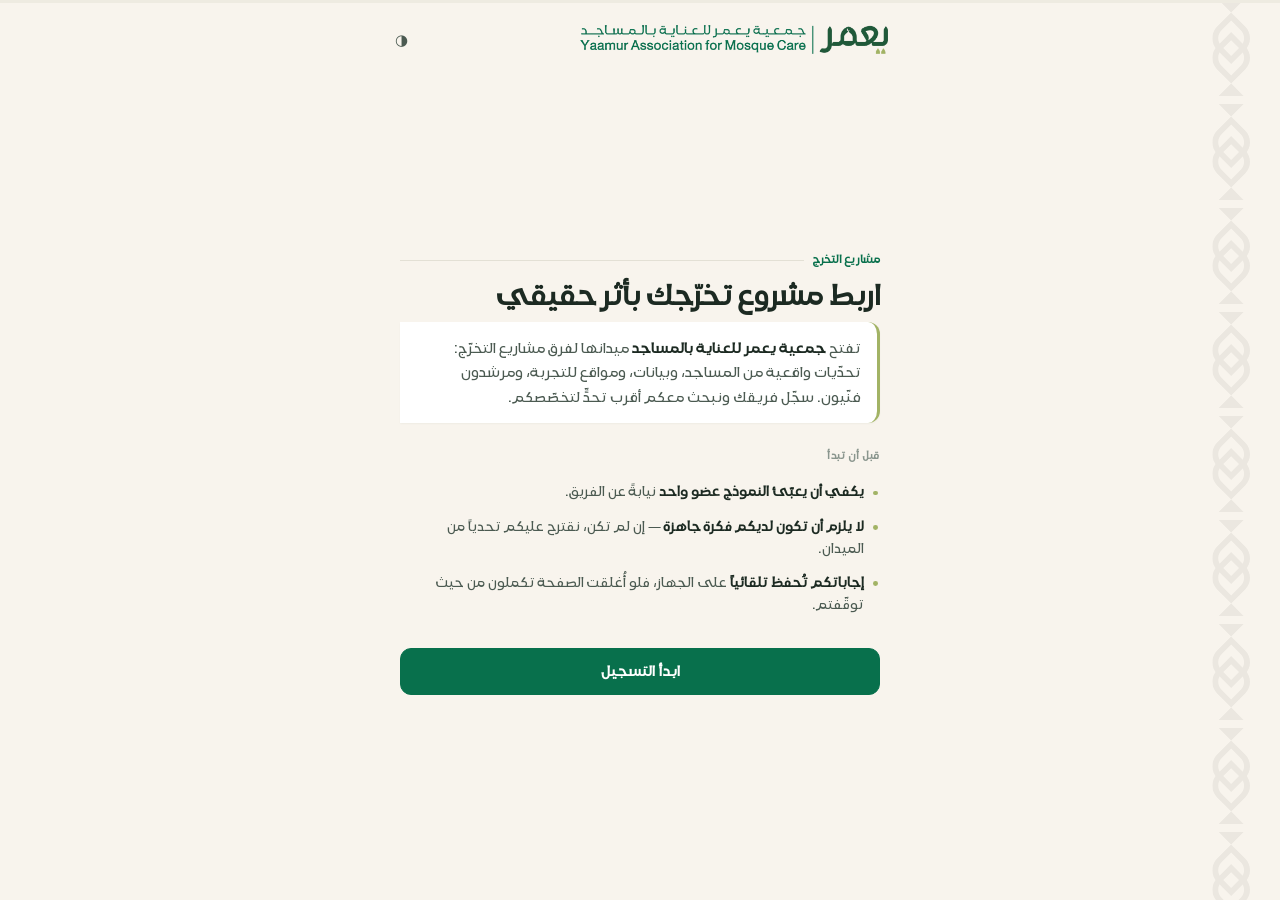
<file: capstone.html>
<!DOCTYPE html>
<html lang="ar" dir="rtl">
<head>
<meta charset="UTF-8">
<meta name="viewport" content="width=device-width, initial-scale=1.0">
<meta name="robots" content="noindex,nofollow">
<meta name="theme-color" content="#08704C">
<meta name="description" content="نموذج مشاريع التخرج — جمعية يعمر للعناية بالمساجد">
<link rel="icon" type="image/png" sizes="32x32" href="assets/favicon-32.png">
<link rel="apple-touch-icon" href="assets/favicon.png">
<title>مشاريع التخرج — جمعية يعمر للعناية بالمساجد</title>
<link rel="preconnect" href="https://fonts.googleapis.com">
<link rel="preconnect" href="https://fonts.gstatic.com" crossorigin>
<!-- Almarai صار احتياطاً فقط (محارف قليلة + تعذّر تحميل الخط الرسمي)،
     فيُحمَّل دون أن يحجب أول رسم للصفحة — مهم على شبكة المعرض -->
<link rel="stylesheet" href="https://fonts.googleapis.com/css2?family=Almarai:wght@300;400;700;800&display=swap"
      media="print" onload="this.media='all';this.onload=null">
<noscript><link rel="stylesheet" href="https://fonts.googleapis.com/css2?family=Almarai:wght@300;400;700;800&display=swap"></noscript>
<link rel="stylesheet" href="assets/yaamur.css">
</head>
<body>

<div class="crest" aria-hidden="true"></div>
<div class="pline"><div class="pfill" id="pfill" style="width:0%"></div></div>

<div class="shell">
  <div class="topbar">
    <img class="logo logo-light" src="assets/yaamur-logo.png" alt="جمعية يعمر للعناية بالمساجد">
    <img class="logo logo-dark"  src="assets/yaamur-logo-white.png" alt="جمعية يعمر للعناية بالمساجد">
    <div class="bar-right">
      <span class="saved" id="savedlbl">✓ محفوظ على جهازك</span>
      <span class="step-lbl" id="steplbl"></span>
      <button class="icon-btn" data-act="theme" title="تبديل المظهر" aria-label="تبديل المظهر">◑</button>
    </div>
  </div>
  <div class="content">
    <div class="stage-wrap" id="stage"></div>
  </div>
</div>

<script>
/* ═══════════════════════════════════════════════════════════
   نموذج ②: مشاريع التخرج
   المعرض التطوعي — جامعة الملك فهد للبترول والمعادن
   ═══════════════════════════════════════════════════════════ */

var MAJORS = [
  'هندسة ميكانيكية','هندسة كهربائية','هندسة مدنية','هندسة كيميائية','هندسة صناعية ونظم',
  'هندسة البترول','هندسة الحاسب','هندسة العمارة','الهندسة البيئية','إدارة التشييد',
  'علوم الحاسب','هندسة البرمجيات','الأمن السيبراني','علوم وهندسة البيانات','الذكاء الاصطناعي',
  'نظم المعلومات الإدارية','الرياضيات','الفيزياء','الكيمياء','علوم الأرض','الجيولوجيا',
  'إدارة الأعمال','المالية','المحاسبة','التسويق','الاقتصاد','تخطيط المدن','التصميم'
];

var CONSENT = 'أوافق على استخدام بيانات التواصل للتواصل معي حول الفرص والمشاريع، '
            + 'ومشاركة المبادرات والبرامج والأخبار ذات العلاقة بالجمعية.';

window.YFORM = {
  id:        'capstone',
  title:     'مشاريع التخرج',
  pageTitle: 'مشاريع التخرج — جمعية يعمر للعناية بالمساجد',
  eyebrow:   'مشاريع التخرج',
  sheet:     'مشاريع التخرج',
  storeKey:  'yaamur_capstone_v1',
  refPrefix: 'YP',
  nameKey:   'studentName',

  /* الصق هنا رابط النشر (Deployment URL) المنتهي بـ /exec */
  scriptUrl: 'https://script.google.com/macros/s/AKfycbyTZ97NEzF54jY_Tfj2MjlBZGRLGP1-hjRMhnVAHtGtCQ01fr8xSdndHwOXSRYkx_9uHA/exec',
  /* يجب أن تطابق SECRET في ملف Apps Script تماماً */
  secret:    'YAAMUR-KFUPM-2026',

  intro: {
    title: 'اربط مشروع تخرّجك بأثر حقيقي',
    lede:  'تفتح <strong>جمعية يعمر للعناية بالمساجد</strong> ميدانها لفرق مشاريع التخرّج: '
         + 'تحدّيات واقعية من المساجد، وبيانات، ومواقع للتجربة، ومرشدون فنّيون. '
         + 'سجّل فريقك ونبحث معكم أقرب تحدٍّ لتخصّصكم.',
    pointsTitle: 'قبل أن تبدأ',
    points: [
      '<b>يكفي أن يعبّئ النموذج عضو واحد</b> نيابةً عن الفريق.',
      '<b>لا يلزم أن تكون لديكم فكرة جاهزة</b> — إن لم تكن، نقترح عليكم تحدياً من الميدان.',
      '<b>إجاباتكم تُحفظ تلقائياً</b> على الجهاز، فلو أُغلقت الصفحة تكملون من حيث توقّفتم.'
    ],
    cta: 'ابدأ التسجيل'
  },

  steps: [
    {
      eyebrow: 'الخطوة ١ — بياناتك',
      title:   'بيانات مُمثّل الفريق',
      sub:     'الشخص الذي نتواصل معه بشأن المشروع.',
      fields: [
        { k:'studentName', t:'اسم الطالب', type:'text', vald:'name', max:120,
          ac:'name', ph:'مثال: عبدالرحمن سعد ' },
        { k:'tel', t:'رقم الجوال', type:'tel', vald:'tel', max:16,
          ac:'tel', ph:'05xxxxxxxx' },
        { k:'email', t:'البريد الإلكتروني', type:'email', vald:'email', max:100,
          ac:'email', ph:'myemail@domine.sa' },
        { k:'major', t:'التخصّص', type:'text', max:100, list:MAJORS,
          ph:'ابدأ بالكتابة لاختيار تخصّصك',
          hint:'اكتب تخصّصك حتى لو لم يظهر في القائمة.' }
      ]
    },
    {
      eyebrow: 'الخطوة ٢ — الفريق',
      title:   'فريق المشروع',
      sub:     'حجم الفريق وتخصّصاته تحدّد نوع التحدّي المناسب.',
      fields: [
        { k:'teamCount', t:'عدد أعضاء الفريق', type:'number', min:1, max:20, unit:'عضو',
          ph:'4', hint:'بمن فيهم أنت.' },
        { k:'teamMajors', t:'تخصّصات أعضاء الفريق', type:'textarea', max:300,
          ph:'مثال: هندسة ميكانيكية (٢)، هندسة كهربائية (١)، علوم حاسب (١)',
          hint:'اذكر التخصّصات وعدد الأعضاء في كل تخصّص.' }
      ]
    },
    {
      eyebrow: 'الخطوة ٣ — المشروع',
      title:   'فكرة المشروع',
      sub:     'إن لم تكن لديكم فكرة بعد، اختر «لا» وتابع — لدينا تحدّيات جاهزة.',
      fields: [
        { k:'hasIdea', t:'هل لديكم فكرة مشروع حالياً؟', type:'radio', opts:['نعم','لا'] },
        { k:'ideaTitle', t:'عنوان الفكرة', type:'text', max:150,
          ph:'مثال: نظام ذكي لترشيد استهلاك المياه في دورات المساجد',
          showIf:function(D){ return D.hasIdea === 'نعم'; } },
        { k:'ideaDesc', t:'وصف مختصر للفكرة', type:'textarea', max:600,
          ph:'ما المشكلة التي تعالجونها؟ وما الحل المقترح باختصار؟',
          showIf:function(D){ return D.hasIdea === 'نعم'; } },
        { k:'projectArea', t:'مجال المشروع', type:'radio',
          hint:'المجال الذي يقع فيه المشروع — أو الذي تميلون إليه إن لم تستقرّ الفكرة بعد.',
          opts:['هندسي','تقني','طاقة','مياه','استدامة','بيانات','ذكاء اصطناعي','أخرى'],
          other:true, otherLabel:'حدّد المجال الآخر', otherPh:'اكتب المجال الذي تقصده' },
        { k:'stage', t:'المرحلة الحالية', type:'select',
          opts:['لم نبدأ بعد','البحث عن فكرة','تحديد الفكرة والنطاق','مرحلة التصميم',
                'مرحلة التنفيذ','الاختبار والتقييم','شبه مكتمل'] }
      ]
    },
    {
      eyebrow: 'الخطوة ٤ — الأخيرة',
      title:   'ما الذي تحتاجونه منّا؟',
      sub:     'خطوة أخيرة ثم المراجعة والإرسال.',
      fields: [
        { k:'needs', t:'ما تحتاجونه من الجمعية', type:'checks',
          hint:'يمكنكم اختيار أكثر من احتياج.',
          opts:['بيانات وإحصاءات','مسجد أو موقع للتجربة','مشرف أو مرشد فنّي',
                'دعم مالي أو تجهيزات','تحدٍّ واقعي من الميدان','خطاب تعاون رسمي',
                'ربط بجهات ذات علاقة','أخرى'],
          other:true, otherLabel:'حدّد الاحتياج الآخر', otherPh:'اكتب ما تحتاجونه' },
        { k:'wantChallenge', t:'هل ترغبون في الحصول على تحدٍّ مقترح من الجمعية؟',
          type:'radio', opts:['نعم','لا'] },
        { k:'notes', t:'ملاحظات إضافية', type:'textarea', max:400, req:false,
          ph:'أي شيء تودّون إخبارنا به — موعد تسليم المشروع، اسم المشرف الأكاديمي، سؤال…' },
        { k:'consent', t:CONSENT, type:'consent', col:'الموافقة على التواصل' }
      ]
    }
  ],

  done: {
    title: 'تم استلام تسجيل فريقكم',
    sub:   'شكراً لاهتمامكم بالشراكة مع <strong>يعمر</strong>. '
         + 'سنتواصل مع مُمثّل الفريق لمناقشة التحدّي المناسب وما نستطيع توفيره لكم.'
  }
};
</script>
<script src="assets/engine.js"></script>
</body>
</html>
</file>
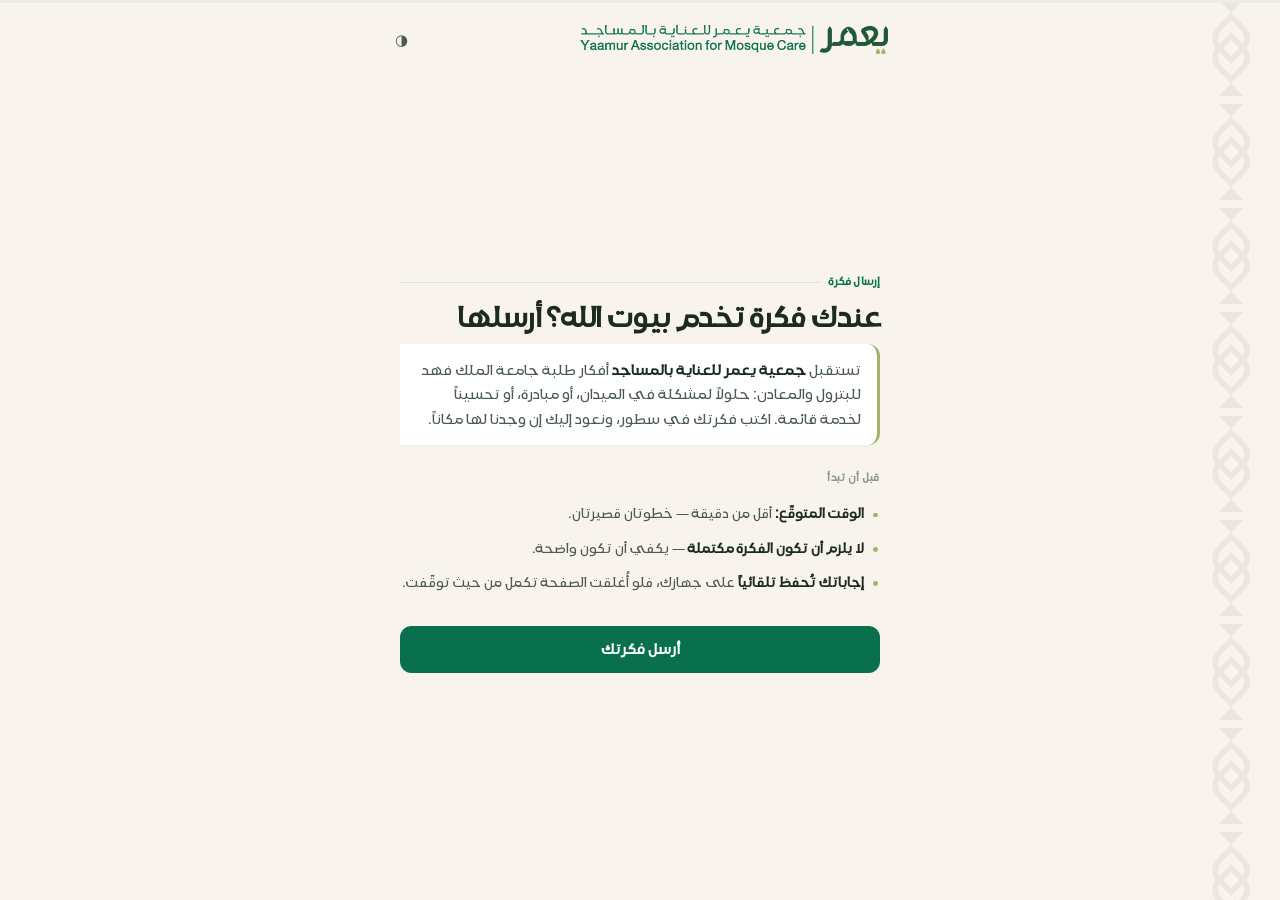
<file: idea.html>
<!DOCTYPE html>
<html lang="ar" dir="rtl">
<head>
<meta charset="UTF-8">
<meta name="viewport" content="width=device-width, initial-scale=1.0">
<meta name="robots" content="noindex,nofollow">
<meta name="theme-color" content="#08704C">
<meta name="description" content="نموذج إرسال فكرة — جمعية يعمر للعناية بالمساجد">
<link rel="icon" type="image/png" sizes="32x32" href="assets/favicon-32.png">
<link rel="apple-touch-icon" href="assets/favicon.png">
<title>إرسال فكرة — جمعية يعمر للعناية بالمساجد</title>
<link rel="preconnect" href="https://fonts.googleapis.com">
<link rel="preconnect" href="https://fonts.gstatic.com" crossorigin>
<!-- Almarai صار احتياطاً فقط (محارف قليلة + تعذّر تحميل الخط الرسمي)،
     فيُحمَّل دون أن يحجب أول رسم للصفحة — مهم على شبكة المعرض -->
<link rel="stylesheet" href="https://fonts.googleapis.com/css2?family=Almarai:wght@300;400;700;800&display=swap"
      media="print" onload="this.media='all';this.onload=null">
<noscript><link rel="stylesheet" href="https://fonts.googleapis.com/css2?family=Almarai:wght@300;400;700;800&display=swap"></noscript>
<link rel="stylesheet" href="assets/yaamur.css">
</head>
<body>

<div class="crest" aria-hidden="true"></div>
<div class="pline"><div class="pfill" id="pfill" style="width:0%"></div></div>

<div class="shell">
  <div class="topbar">
    <img class="logo logo-light" src="assets/yaamur-logo.png" alt="جمعية يعمر للعناية بالمساجد">
    <img class="logo logo-dark"  src="assets/yaamur-logo-white.png" alt="جمعية يعمر للعناية بالمساجد">
    <div class="bar-right">
      <span class="saved" id="savedlbl">✓ محفوظ على جهازك</span>
      <span class="step-lbl" id="steplbl"></span>
      <button class="icon-btn" data-act="theme" title="تبديل المظهر" aria-label="تبديل المظهر">◑</button>
    </div>
  </div>
  <div class="content">
    <div class="stage-wrap" id="stage"></div>
  </div>
</div>

<script>
/* ═══════════════════════════════════════════════════════════
   نموذج ③: إرسال فكرة
   المعرض التطوعي — جامعة الملك فهد للبترول والمعادن
   ═══════════════════════════════════════════════════════════ */

var CONSENT = 'أوافق على استخدام بيانات التواصل للتواصل معي حول الفرص والمشاريع، '
            + 'ومشاركة المبادرات والبرامج والأخبار ذات العلاقة بالجمعية.';

window.YFORM = {
  id:        'idea',
  title:     'إرسال فكرة',
  pageTitle: 'إرسال فكرة — جمعية يعمر للعناية بالمساجد',
  eyebrow:   'إرسال فكرة',
  sheet:     'الأفكار',
  storeKey:  'yaamur_idea_v1',
  refPrefix: 'YI',
  nameKey:   'studentName',

  /* الصق هنا رابط النشر (Deployment URL) المنتهي بـ /exec */
 scriptUrl: 'https://script.google.com/macros/s/AKfycbyTZ97NEzF54jY_Tfj2MjlBZGRLGP1-hjRMhnVAHtGtCQ01fr8xSdndHwOXSRYkx_9uHA/exec',
  /* يجب أن تطابق SECRET في ملف Apps Script تماماً */
  secret:    'YAAMUR-KFUPM-2026',

  intro: {
    title: 'عندك فكرة تخدم بيوت الله؟ أرسلها',
    lede:  'تستقبل <strong>جمعية يعمر للعناية بالمساجد</strong> أفكار طلبة '
         + 'جامعة الملك فهد للبترول والمعادن: حلولاً لمشكلة في الميدان، أو مبادرة، '
         + 'أو تحسيناً لخدمة قائمة. اكتب فكرتك في سطور، ونعود إليك إن وجدنا لها مكاناً.',
    pointsTitle: 'قبل أن تبدأ',
    points: [
      '<b>الوقت المتوقّع:</b> أقل من دقيقة — خطوتان قصيرتان.',
      '<b>لا يلزم أن تكون الفكرة مكتملة</b> — يكفي أن تكون واضحة.',
      '<b>إجاباتك تُحفظ تلقائياً</b> على جهازك، فلو أُغلقت الصفحة تكمل من حيث توقّفت.'
    ],
    cta: 'أرسل فكرتك'
  },

  steps: [
    {
      eyebrow: 'الخطوة ١ — بياناتك',
      title:   'بيانات التواصل',
      sub:     'نستخدمها للعودة إليك بشأن فكرتك.',
      fields: [
        { k:'studentName', t:'اسم الطالب', type:'text', vald:'name', max:120,
          ac:'name', ph:'مثال: عبدالرحمن سعد' },
        { k:'tel', t:'رقم الجوال', type:'tel', vald:'tel', max:16,
          ac:'tel', ph:'05xxxxxxxx' },
        { k:'email', t:'البريد الإلكتروني', type:'email', vald:'email', max:100,
          ac:'email', ph:'myemail@domine.sa' }
      ]
    },
    {
      eyebrow: 'الخطوة ٢ — فكرتك',
      title:   'اشرح فكرتك',
      sub:     'خطوة أخيرة ثم المراجعة والإرسال.',
      fields: [
        { k:'ideaTitle', t:'عنوان الفكرة', type:'text', max:150,
          ph:'مثال: نظام ذكي لترشيد استهلاك المياه في دورات المساجد',
          hint:'سطر واحد يلخّص الفكرة.' },
        { k:'ideaDesc', t:'وصف مختصر للفكرة', type:'textarea', max:600,
          ph:'ما المشكلة التي تعالجها؟ وما الحل المقترح باختصار؟ ومن المستفيد منه؟',
          hint:'بضعة أسطر تكفي — الوضوح أهم من الطول.' },
        { k:'consent', t:CONSENT, type:'consent', col:'الموافقة على التواصل' }
      ]
    }
  ],

  done: {
    title: 'تم استلام فكرتك',
    sub:   'شكراً لمشاركتك فكرتك مع <strong>يعمر</strong>. '
         + 'سنطّلع عليها ونتواصل معك إن احتجنا تفصيلاً أو وجدنا لها مساراً مناسباً.'
  }
};
</script>
<script src="assets/engine.js"></script>
</body>
</html>
</file>
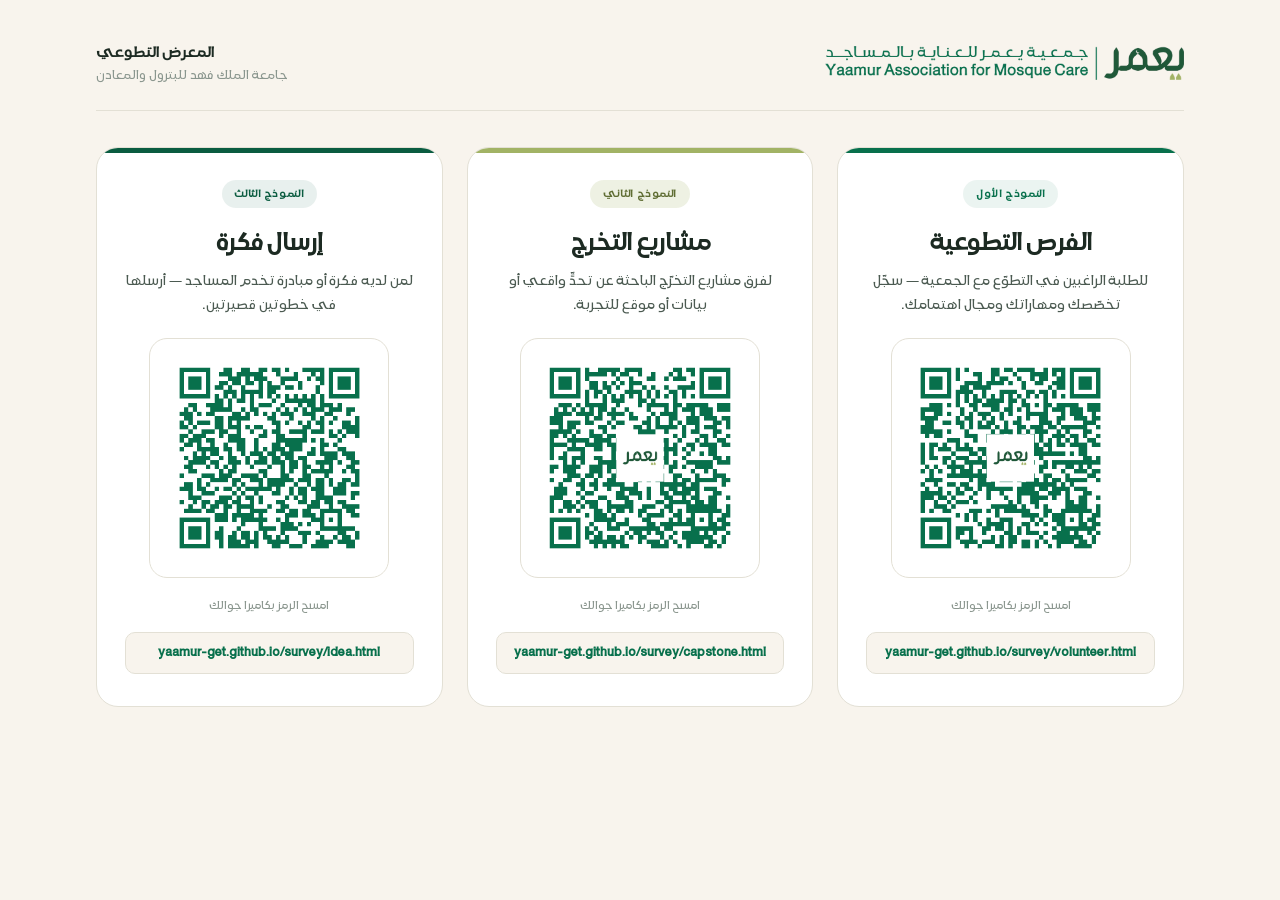
<file: qr.html>
<!DOCTYPE html>
<html lang="ar" dir="rtl">
<head>
<meta charset="UTF-8">
<meta name="viewport" content="width=device-width, initial-scale=1.0">
<meta name="robots" content="noindex,nofollow">
<meta name="theme-color" content="#08704C">
<link rel="icon" type="image/png" sizes="32x32" href="assets/favicon-32.png">
<title>روابط ورموز النماذج — المعرض التطوعي</title>
<link rel="preconnect" href="https://fonts.googleapis.com">
<link rel="preconnect" href="https://fonts.gstatic.com" crossorigin>
<!-- Almarai صار احتياطاً فقط (محارف قليلة + تعذّر تحميل الخط الرسمي)،
     فيُحمَّل دون أن يحجب أول رسم للصفحة — مهم على شبكة المعرض -->
<link rel="stylesheet" href="https://fonts.googleapis.com/css2?family=Almarai:wght@300;400;700;800&display=swap"
      media="print" onload="this.media='all';this.onload=null">
<noscript><link rel="stylesheet" href="https://fonts.googleapis.com/css2?family=Almarai:wght@300;400;700;800&display=swap"></noscript>
<style>
*,*::before,*::after{box-sizing:border-box;margin:0;padding:0;}
/* الخط الرسمي — Almarai احتياطاً للمحارف خارج تغطيته */
@font-face{
  font-family:'DG Shamael';
  src:url('assets/DGShamael-Regular.woff2') format('woff2'),
      url('assets/DGShamael-Regular.woff')  format('woff');
  font-weight:400; font-style:normal; font-display:swap;
}
:root{
  --grn:#08704C; --grn-2:#0A5C40; --olive:#A2B365; --cream:#F8F4ED;
  --ink:#1C2A22; --ink-2:#4B5A51; --ink-3:#8A968E; --line:#E3E0D5;
  --font:'DG Shamael','Almarai',-apple-system,BlinkMacSystemFont,'Segoe UI','Geeza Pro',Tahoma,Arial,sans-serif;
}
body{
  background:var(--cream);color:var(--ink);font-family:var(--font);
  direction:rtl;line-height:1.7;-webkit-font-smoothing:antialiased;
  padding:2.5rem 1.25rem 4rem;
}
.wrap{max-width:68rem;margin:0 auto;}

.head{
  display:flex;align-items:center;justify-content:space-between;
  gap:1rem;flex-wrap:wrap;border-bottom:1px solid var(--line);
  padding-bottom:1.5rem;margin-bottom:2.25rem;
}
.head img{height:2.1rem;width:auto;max-width:60%;}
.head .meta{font-size:.78rem;color:var(--ink-3);text-align:left;}
.head .meta b{display:block;color:var(--ink);font-size:.92rem;font-weight:800;}

.cards{display:grid;grid-template-columns:repeat(3,1fr);gap:1.5rem;}

.card{
  background:#fff;border:1px solid var(--line);border-radius:22px;
  padding:2rem 1.75rem;text-align:center;position:relative;overflow:hidden;
  display:flex;flex-direction:column;
}
.card::before{
  content:"";position:absolute;inset-block-start:0;inset-inline:0;
  height:5px;background:var(--grn);
}
.card.b::before{background:var(--olive);}
.card.c::before{background:var(--grn-2);}

.tag{
  display:inline-block;font-size:.66rem;font-weight:800;letter-spacing:.06em;
  color:var(--grn);background:rgba(8,112,76,.08);border-radius:999px;
  padding:.3rem .8rem;margin-bottom:.9rem;align-self:center;
}
.card.b .tag{color:#5f6d33;background:rgba(162,179,101,.18);}
.card.c .tag{color:var(--grn-2);background:rgba(10,92,64,.09);}

.card h2{font-size:1.5rem;font-weight:800;letter-spacing:-.02em;margin-bottom:.4rem;}
/* سطران ثابتان حتى يتحاذى الرمزان أفقياً مهما اختلف طول الوصف */
.card p{font-size:.86rem;color:var(--ink-2);line-height:1.7;margin-bottom:1.35rem;min-height:2.92rem;}

.qr{
  background:#fff;border:1px solid var(--line);border-radius:18px;
  padding:.7rem;width:100%;max-width:15rem;margin:0 auto 1.15rem;
}
.qr img{width:100%;height:auto;display:block;}

.scan{font-size:.72rem;color:var(--ink-3);margin-bottom:1rem;}

.link{
  margin-top:auto;display:block;font-size:.76rem;color:var(--grn);
  font-weight:700;text-decoration:none;direction:ltr;
  background:var(--cream);border:1px solid var(--line);border-radius:10px;
  padding:.6rem .7rem;overflow-wrap:anywhere;
}
.link:hover{background:#fff;border-color:var(--grn);}

.note{
  margin-top:2.25rem;background:#fff;border:1px solid var(--line);
  border-radius:16px;padding:1.25rem 1.4rem;font-size:.82rem;color:var(--ink-2);
}
.note b{color:var(--ink);font-weight:800;}
.note ul{margin:.6rem .9rem 0 0;}
.note li{margin-bottom:.35rem;}
.note code{
  font-family:ui-monospace,SFMono-Regular,Menlo,monospace;font-size:.78rem;
  background:var(--cream);border:1px solid var(--line);border-radius:5px;padding:.05rem .35rem;
  direction:ltr;display:inline-block;
}

@media (max-width:1000px){
  .cards{grid-template-columns:repeat(2,1fr);}
}
@media (max-width:680px){
  .cards{grid-template-columns:1fr;}
  .qr{max-width:13rem;}
}

@media print{
  body{background:#fff;padding:0;}
  .note{display:none;}
  .head{margin-bottom:1.25rem;}
  .cards{grid-template-columns:repeat(2,1fr);gap:1rem;}
  .card{border-radius:14px;break-inside:avoid;box-shadow:none;}
  .link{background:#fff;}
  @page{margin:14mm;}
}
</style>
</head>
<body>
<div class="wrap">

  <div class="head">
    <img src="assets/yaamur-logo.png" alt="جمعية يعمر للعناية بالمساجد">
    <div class="meta">
      <b>المعرض التطوعي</b>
      جامعة الملك فهد للبترول والمعادن
    </div>
  </div>

  <div class="cards">

    <div class="card a">
      <span class="tag">النموذج الأول</span>
      <h2>الفرص التطوعية</h2>
      <p>للطلبة الراغبين في التطوّع مع الجمعية — سجّل تخصّصك ومهاراتك ومجال اهتمامك.</p>
      <div class="qr"><img src="qr/volunteer.png" alt="رمز QR لنموذج الفرص التطوعية"></div>
      <div class="scan">امسح الرمز بكاميرا جوالك</div>
      <a class="link" href="https://yaamur-get.github.io/survey/volunteer.html">yaamur-get.github.io/survey/volunteer.html</a>
    </div>

    <div class="card b">
      <span class="tag">النموذج الثاني</span>
      <h2>مشاريع التخرج</h2>
      <p>لفرق مشاريع التخرّج الباحثة عن تحدٍّ واقعي أو بيانات أو موقع للتجربة.</p>
      <div class="qr"><img src="qr/capstone.png" alt="رمز QR لنموذج مشاريع التخرج"></div>
      <div class="scan">امسح الرمز بكاميرا جوالك</div>
      <a class="link" href="https://yaamur-get.github.io/survey/capstone.html">yaamur-get.github.io/survey/capstone.html</a>
    </div>

    <div class="card c">
      <span class="tag">النموذج الثالث</span>
      <h2>إرسال فكرة</h2>
      <p>لمن لديه فكرة أو مبادرة تخدم المساجد — أرسلها في خطوتين قصيرتين.</p>
      <div class="qr"><img src="qr/idea.png" alt="رمز QR لنموذج إرسال فكرة"></div>
      <div class="scan">امسح الرمز بكاميرا جوالك</div>
      <a class="link" href="https://yaamur-get.github.io/survey/idea.html">yaamur-get.github.io/survey/idea.html</a>
    </div>

  </div>

  

</div>
</body>
</html>
</file>
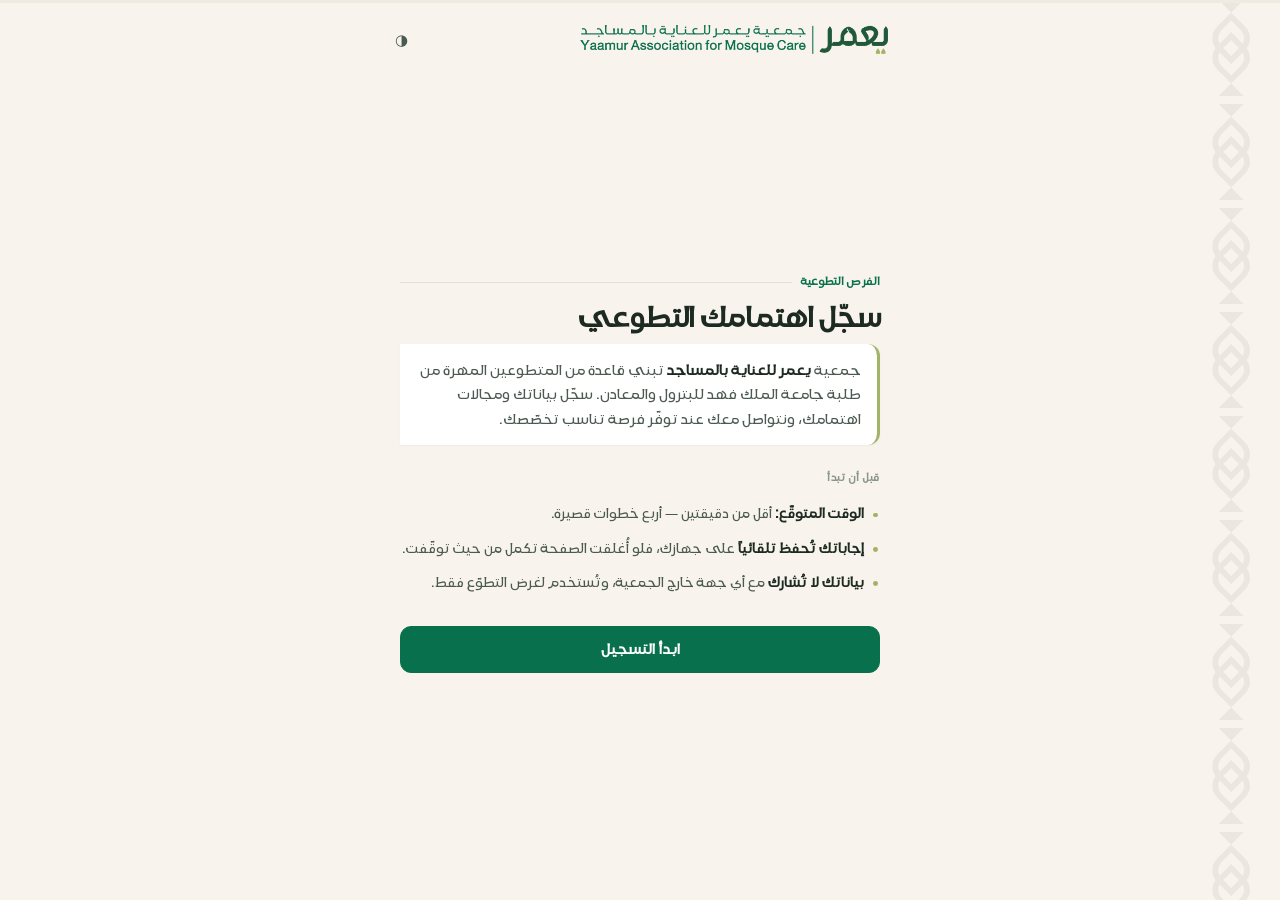
<file: volunteer.html>
<!DOCTYPE html>
<html lang="ar" dir="rtl">
<head>
<meta charset="UTF-8">
<meta name="viewport" content="width=device-width, initial-scale=1.0">
<meta name="robots" content="noindex,nofollow">
<meta name="theme-color" content="#08704C">
<meta name="description" content="نموذج تسجيل الفرص التطوعية — جمعية يعمر للعناية بالمساجد">
<link rel="icon" type="image/png" sizes="32x32" href="assets/favicon-32.png">
<link rel="apple-touch-icon" href="assets/favicon.png">
<title>الفرص التطوعية — جمعية يعمر للعناية بالمساجد</title>
<link rel="preconnect" href="https://fonts.googleapis.com">
<link rel="preconnect" href="https://fonts.gstatic.com" crossorigin>
<!-- Almarai صار احتياطاً فقط (محارف قليلة + تعذّر تحميل الخط الرسمي)،
     فيُحمَّل دون أن يحجب أول رسم للصفحة — مهم على شبكة المعرض -->
<link rel="stylesheet" href="https://fonts.googleapis.com/css2?family=Almarai:wght@300;400;700;800&display=swap"
      media="print" onload="this.media='all';this.onload=null">
<noscript><link rel="stylesheet" href="https://fonts.googleapis.com/css2?family=Almarai:wght@300;400;700;800&display=swap"></noscript>
<link rel="stylesheet" href="assets/yaamur.css">
</head>
<body>

<div class="crest" aria-hidden="true"></div>
<div class="pline"><div class="pfill" id="pfill" style="width:0%"></div></div>

<div class="shell">
  <div class="topbar">
    <img class="logo logo-light" src="assets/yaamur-logo.png" alt="جمعية يعمر للعناية بالمساجد">
    <img class="logo logo-dark"  src="assets/yaamur-logo-white.png" alt="جمعية يعمر للعناية بالمساجد">
    <div class="bar-right">
      <span class="saved" id="savedlbl">✓ محفوظ على جهازك</span>
      <span class="step-lbl" id="steplbl"></span>
      <button class="icon-btn" data-act="theme" title="تبديل المظهر" aria-label="تبديل المظهر">◑</button>
    </div>
  </div>
  <div class="content">
    <div class="stage-wrap" id="stage"></div>
  </div>
</div>

<script>
/* ═══════════════════════════════════════════════════════════
   نموذج ①: الفرص التطوعية
   المعرض التطوعي — جامعة الملك فهد للبترول والمعادن
   ═══════════════════════════════════════════════════════════ */

var MAJORS = [
  'هندسة ميكانيكية','هندسة كهربائية','هندسة مدنية','هندسة كيميائية','هندسة صناعية ونظم',
  'هندسة البترول','هندسة الحاسب','هندسة العمارة','الهندسة البيئية','إدارة التشييد',
  'علوم الحاسب','هندسة البرمجيات','الأمن السيبراني','علوم وهندسة البيانات','الذكاء الاصطناعي',
  'نظم المعلومات الإدارية','الرياضيات','الفيزياء','الكيمياء','علوم الأرض','الجيولوجيا',
  'إدارة الأعمال','المالية','المحاسبة','التسويق','الاقتصاد','تخطيط المدن','التصميم'
];

var YEARS = [
  'السنة التحضيرية','السنة الأولى','السنة الثانية','السنة الثالثة',
  'السنة الرابعة','السنة الخامسة','خرّيج / خرّيجة'
];

var CONSENT = 'أوافق على استخدام بيانات التواصل للتواصل معي حول الفرص والمشاريع، '
            + 'ومشاركة المبادرات والبرامج والأخبار ذات العلاقة بالجمعية.';

window.YFORM = {
  id:        'volunteer',
  title:     'الفرص التطوعية',
  pageTitle: 'الفرص التطوعية — جمعية يعمر للعناية بالمساجد',
  eyebrow:   'الفرص التطوعية',
  sheet:     'الفرص التطوعية',
  storeKey:  'yaamur_volunteer_v1',
  refPrefix: 'YV',
  nameKey:   'fullName',

  /* الصق هنا رابط النشر (Deployment URL) المنتهي بـ /exec */
  scriptUrl: 'https://script.google.com/macros/s/AKfycbyTZ97NEzF54jY_Tfj2MjlBZGRLGP1-hjRMhnVAHtGtCQ01fr8xSdndHwOXSRYkx_9uHA/exec',
  /* يجب أن تطابق SECRET في ملف Apps Script تماماً */
  secret:    'YAAMUR-KFUPM-2026',

  intro: {
    title: 'سجّل اهتمامك التطوعي',
    lede:  'جمعية <strong>يعمر للعناية بالمساجد</strong> تبني قاعدة من المتطوعين المهرة '
         + 'من طلبة جامعة الملك فهد للبترول والمعادن. سجّل بياناتك ومجالات اهتمامك، '
         + 'ونتواصل معك عند توفّر فرصة تناسب تخصّصك.',
    pointsTitle: 'قبل أن تبدأ',
    points: [
      '<b>الوقت المتوقّع:</b> أقل من دقيقتين — أربع خطوات قصيرة.',
      '<b>إجاباتك تُحفظ تلقائياً</b> على جهازك، فلو أُغلقت الصفحة تكمل من حيث توقّفت.',
      '<b>بياناتك لا تُشارك</b> مع أي جهة خارج الجمعية، وتُستخدم لغرض التطوّع فقط.'
    ],
    cta: 'ابدأ التسجيل'
  },

  steps: [
    {
      eyebrow: 'الخطوة ١ — بياناتك',
      title:   'بيانات التواصل',
      sub:     'نستخدمها للتواصل معك عند ترشيحك لفرصة تطوعية.',
      fields: [
        { k:'fullName', t:'الاسم الثلاثي', type:'text', vald:'name', max:120,
          ac:'name', ph:'مثال: محمد عبدالله' },
        { k:'tel', t:'رقم الجوال', type:'tel', vald:'tel', max:16,
          ac:'tel', ph:'05xxxxxxxx' },
        { k:'email', t:'البريد الإلكتروني', type:'email', vald:'email', max:100,
          ac:'email', ph:'myemail@domine.sa' }
      ]
    },
    {
      eyebrow: 'الخطوة ٢ — الدراسة',
      title:   'بياناتك الدراسية',
      sub:     'تساعدنا في ترشيحك للفرص التي تناسب مسارك.',
      fields: [
        { k:'major', t:'التخصّص', type:'text', max:100, list:MAJORS,
          ph:'ابدأ بالكتابة لاختيار تخصّصك',
          hint:'اكتب تخصّصك حتى لو لم يظهر في القائمة.' },
        { k:'year', t:'السنة الدراسية', type:'select', opts:YEARS }
      ]
    },
    {
      eyebrow: 'الخطوة ٣ — اهتمامك',
      title:   'مجال تطوّعك ومهاراتك',
      sub:     'كلما كانت الإجابة أدقّ، كان الترشيح أنسب.',
      fields: [
        { k:'areas', t:'المجال التطوعي الذي يهمّك', type:'checks',
          hint:'يمكنك اختيار أكثر من مجال.',
          opts:['هندسي','تقني وبرمجي','تحليل بيانات','تسويق','إعلام وصناعة محتوى',
                'تصميم','إدارة مشاريع','أعمال ميدانية','أخرى'],
          other:true, otherLabel:'حدّد المجال الآخر', otherPh:'اكتب المجال الذي تقصده' },
        { k:'skills', t:'مهاراتك', type:'textarea', max:400,
          ph:'مثال: تصميم بالفوتوشوب، تحليل بيانات بـ Python، تنظيم الفعاليات، التصوير',
          hint:'اذكر ما تتقنه فعلاً — البرامج والأدوات والخبرات العملية.' },
        { k:'volType', t:'نوع التطوّع المفضّل', type:'radio',
          opts:['ميداني','عن بُعد','كلاهما'] }
      ]
    },
    {
      eyebrow: 'الخطوة ٤ — الأخيرة',
      title:   'خبرتك السابقة',
      sub:     'خطوة أخيرة ثم المراجعة والإرسال.',
      fields: [
        { k:'prevVol', t:'هل سبق لك التطوّع؟', type:'radio', opts:['نعم','لا'] },
        { k:'prevWhere', t:'أين تطوّعت سابقاً؟', type:'text', max:200,
          ph:'اسم الجهة أو المبادرة',
          showIf:function(D){ return D.prevVol === 'نعم'; } },
        { k:'notes', t:'ملاحظات إضافية', type:'textarea', max:400, req:false,
          ph:'أي شيء تودّ إخبارنا به — أوقات فراغك، اهتمام خاص، سؤال…' },
        { k:'consent', t:CONSENT, type:'consent', col:'الموافقة على التواصل' }
      ]
    }
  ],

  done: {
    title: 'تم استلام تسجيلك',
    sub:   'شكراً لاهتمامك بالتطوّع مع <strong>يعمر</strong>. '
         + 'سنتواصل معك عند توفّر فرصة تناسب تخصّصك ومجال اهتمامك.'
  }
};
</script>
<script src="assets/engine.js"></script>
</body>
</html>
</file>
<file: assets/yaamur.css>
/* ═══════════════════════════════════════════════════════════
   هوية جمعية يعمر للعناية بالمساجد — أنماط النماذج الإلكترونية
   الألوان والنِّسب مأخوذة من دليل الهوية البصرية (الفصل ٣ و٤)
   ═══════════════════════════════════════════════════════════ */

*, *::before, *::after { box-sizing: border-box; margin: 0; padding: 0; }

/* ── الخط ──
   DG Shamael — الخط الرسمي المعتمد في مطبوعات يعمر (دليل الهوية، الفصل ٤).
   وزن Regular هو الوزن المتوفّر، فالعناوين تُعرّض تركيبياً بواسطة المتصفّح.
   خط Almarai يبقى احتياطاً لبضعة محارف خارج تغطية الخط: « » — · ✓ ◑
   ولأي جهاز يفشل فيه تحميل الخط. */
@font-face{
  font-family:'DG Shamael';
  src:url('DGShamael-Regular.woff2') format('woff2'),
      url('DGShamael-Regular.woff')  format('woff');
  font-weight:400;
  font-style:normal;
  font-display:swap;
}

:root{
  /* ── الألوان الأساسية ── */
  --grn:#08704C;        /* أخضر يعمر */
  --grn-2:#0A5C40;      /* أخضر أعمق — التحويم */
  --olive:#A2B365;      /* زيتوني */
  --cream:#F8F4ED;      /* كريمي */
  --gold:#F0D564;       /* ذهبي */
  --sage:#8FA491;       /* سيج */

  /* ── الأدوار في الواجهة ── */
  --bg:#F8F4ED;
  --sf:#FFFFFF;
  --tx:#1C2A22;         /* حبري */
  --tx2:#4B5A51;        /* حبري ناعم */
  --tx3:#8A968E;
  --bd:#E3E0D5;
  --bd2:#EEEBE1;
  --bdi:#DDD8CA;        /* حدود الحقول */
  --inp:#FFFFFF;
  --ac:#08704C;
  --ac-h:#0A5C40;
  --ac-tx:#FFFFFF;
  --ac-sf:rgba(8,112,76,.06);
  --err:#B23B3B;
  --err-sf:rgba(178,59,59,.07);
  --ring:rgba(8,112,76,.15);
  --shadow:0 1px 2px rgba(28,42,34,.04);

  --font:'DG Shamael','Almarai',-apple-system,BlinkMacSystemFont,'Segoe UI','Geeza Pro',Tahoma,Arial,sans-serif;
  --font-display:var(--font);
}

:root[data-theme=dark]{
  --bg:#0F1813;
  --sf:#16231D;
  --tx:#F1F5F1;
  --tx2:#B4C2B8;
  --tx3:#7C8B82;
  --bd:#25342C;
  --bd2:#1E2C25;
  --bdi:#31423A;
  --inp:#121D18;
  --ac:#35A97E;
  --ac-h:#45BC90;
  --ac-tx:#06170F;
  --ac-sf:rgba(53,169,126,.10);
  --err:#FF8175;
  --err-sf:rgba(255,129,117,.10);
  --ring:rgba(53,169,126,.22);
  --shadow:none;
  --olive:#BCCB8A;
}

html,body{
  min-height:100vh;background:var(--bg);color:var(--tx);
  font-family:var(--font);direction:rtl;-webkit-font-smoothing:antialiased;
  line-height:1.6;
}
html{font-size:16px;}
body{font-size:1rem;}

/* ═══ شريط التقدّم ═══ */
.pline{position:fixed;top:0;left:0;right:0;height:3px;background:var(--bd2);z-index:200;}
.pfill{height:100%;background:var(--ac);transition:width .5s cubic-bezier(.65,0,.35,1);}

/* ═══ الهيكل ═══ */
.shell{min-height:100vh;display:flex;flex-direction:column;padding-top:3px;}
.topbar{
  padding:1.35rem 1.5rem 0;display:flex;align-items:center;
  flex-wrap:wrap;row-gap:.45rem;gap:.75rem;
  max-width:34rem;width:100%;margin:0 auto;
}
body.wide .topbar{max-width:47rem;}
.logo{height:1.85rem;width:auto;max-width:62%;display:block;}
.logo-dark{display:none;}
:root[data-theme=dark] .logo-light{display:none;}
:root[data-theme=dark] .logo-dark{display:block;}
.bar-right{display:flex;align-items:center;gap:.7rem;min-width:0;margin-inline-start:auto;}
.step-lbl{
  font-size:.7rem;color:var(--tx3);font-variant-numeric:tabular-nums;
  white-space:nowrap;overflow:hidden;text-overflow:ellipsis;
}
.saved{font-size:.66rem;color:var(--tx3);white-space:nowrap;opacity:0;transition:opacity .3s;}
.saved.on{opacity:1;}
.icon-btn{
  background:none;border:none;cursor:pointer;font-size:.95rem;
  color:var(--tx2);line-height:1;padding:.2rem;border-radius:6px;
}
.icon-btn:hover{color:var(--ac);}

.content{flex:1;display:flex;align-items:center;justify-content:center;padding:2rem 1.25rem 2.5rem;}
.stage-wrap{width:100%;max-width:52rem;position:relative;min-height:1px;}

/* ═══ انتقال الشاشات ═══ */
.screen{
  width:100%;max-width:30rem;margin-inline:auto;
  transition:opacity .28s ease, transform .28s ease;
}
.screen.wide{max-width:44rem;}
.screen.entering{opacity:0;transform:translateY(14px);}
.screen.active{opacity:1;transform:translateY(0);}
.screen.exiting{
  position:absolute;top:0;left:0;right:0;opacity:0;transform:translateY(-8px);
  pointer-events:none;z-index:1;
}

/* ═══ العناوين ═══ */
.eyebrow{
  font-size:.7rem;font-weight:800;letter-spacing:.01em;color:var(--ac);
  margin-bottom:.55rem;display:flex;align-items:center;gap:.5rem;
}
.eyebrow::after{content:"";flex:1;height:1px;background:var(--bd);}
.scr-title{
  font-family:var(--font-display);
  font-size:1.8rem;font-weight:800;letter-spacing:-.02em;line-height:1.25;
  margin-bottom:.5rem;color:var(--tx);text-wrap:balance;
}
.scr-sub{font-size:.88rem;color:var(--tx2);line-height:1.65;margin-bottom:1.6rem;}
.scr-sub.tight{margin-bottom:1.1rem;}

/* ═══ شاشة البداية ═══ */
.lede{
  font-size:.9rem;color:var(--tx2);line-height:1.7;margin-bottom:1.5rem;
  padding:.85rem 1rem .85rem .9rem;border-right:3px solid var(--olive);
  background:var(--sf);border-radius:0 12px 12px 0;box-shadow:var(--shadow);
}
.lede strong{color:var(--tx);font-weight:700;}
.plain-h{
  font-size:.68rem;font-weight:800;color:var(--tx3);letter-spacing:.05em;
  margin-bottom:.7rem;
}
.plain-list{list-style:none;margin-bottom:1.6rem;}
.plain-list li{
  font-size:.86rem;color:var(--tx2);line-height:1.6;
  padding:.38rem 1rem .38rem 0;position:relative;
}
.plain-list li::before{
  content:"";position:absolute;right:.15rem;top:.95rem;
  width:.3rem;height:.3rem;border-radius:50%;background:var(--olive);
}
.plain-list li b{color:var(--tx);font-weight:700;}

/* ═══ الموافقة ═══ */
.agree{
  display:flex;align-items:flex-start;gap:.7rem;margin-bottom:1.3rem;cursor:pointer;
  background:var(--sf);border:1px solid var(--bd);border-radius:14px;
  padding:.9rem 1rem;transition:border-color .16s,background .16s;
}
.agree:hover{border-color:var(--sage);}
.agree.on{border-color:var(--ac);background:var(--ac-sf);}
.agree.bad{border-color:var(--err);}
.chk{
  flex-shrink:0;width:1.15rem;height:1.15rem;border:1.5px solid var(--bdi);
  border-radius:5px;display:flex;align-items:center;justify-content:center;
  margin-top:.12rem;transition:background .16s,border-color .16s;background:var(--inp);
}
.chk.on{background:var(--ac);border-color:var(--ac);}
.chk svg{display:none;}
.chk.on svg{display:block;}
.chk svg path{stroke:var(--ac-tx);}
.agree-lbl{font-size:.83rem;color:var(--tx2);line-height:1.65;}
.agree-lbl strong{color:var(--tx);font-weight:700;}

/* ═══ الحقول ═══ */
.fields{display:flex;flex-direction:column;gap:1.05rem;margin-bottom:1.5rem;}
.field{display:flex;flex-direction:column;gap:.4rem;}
.field.hidden{display:none;}
.field-lbl{
  font-size:.78rem;font-weight:700;color:var(--tx);padding-right:.1rem;
  display:flex;align-items:baseline;gap:.35rem;
}
.opt-lbl{font-size:.68rem;font-weight:400;color:var(--tx3);}
.field-hint{font-size:.72rem;color:var(--tx3);line-height:1.55;margin-top:-.12rem;}
.field-inp,.field-sel{
  width:100%;background:var(--inp);border:1px solid var(--bdi);border-radius:11px;
  padding:.72rem .85rem;font-size:.92rem;font-family:inherit;color:var(--tx);
  outline:none;transition:border-color .16s,box-shadow .16s;box-shadow:var(--shadow);
}
.field-inp::placeholder{color:var(--tx3);}
.field-inp:focus,.field-sel:focus{border-color:var(--ac);box-shadow:0 0 0 3px var(--ring);}
.field-inp.bad,.field-sel.bad{border-color:var(--err);background:var(--err-sf);}

.sel-wrap{position:relative;}
.field-sel{appearance:none;-webkit-appearance:none;padding-left:2.1rem;cursor:pointer;}
.sel-wrap::after{
  content:"";position:absolute;left:.9rem;top:50%;width:.45rem;height:.45rem;
  border-left:1.5px solid var(--tx3);border-bottom:1.5px solid var(--tx3);
  transform:translateY(-70%) rotate(-45deg);pointer-events:none;
}

.num-wrap{display:flex;align-items:center;gap:.55rem;}
.num-wrap .field-inp{max-width:8rem;text-align:center;font-weight:700;font-variant-numeric:tabular-nums;}
.num-unit{font-size:.8rem;color:var(--tx3);font-weight:600;}

.ta-wrap{
  background:var(--inp);border:1px solid var(--bdi);border-radius:11px;
  transition:border-color .16s,box-shadow .16s;box-shadow:var(--shadow);
}
.ta-wrap:focus-within{border-color:var(--ac);box-shadow:0 0 0 3px var(--ring);}
.ta-wrap.bad{border-color:var(--err);background:var(--err-sf);}
.ta{
  width:100%;background:none;border:none;outline:none;resize:vertical;
  padding:.72rem .85rem .3rem;font-size:.9rem;font-family:inherit;color:var(--tx);
  line-height:1.65;min-height:5rem;
}
.ta::placeholder{color:var(--tx3);}
.ta-foot{
  font-size:.66rem;color:var(--tx3);padding:0 .85rem .5rem;
  direction:ltr;text-align:left;font-variant-numeric:tabular-nums;
}
.ta-foot.over{color:var(--err);}

/* ═══ الخيارات — اختيار مفرد ومتعدّد ═══ */
.opts{display:flex;flex-wrap:wrap;gap:.5rem;}
.opts.col{flex-direction:column;flex-wrap:nowrap;}
.opt{
  display:inline-flex;align-items:center;gap:.5rem;cursor:pointer;
  background:var(--sf);border:1px solid var(--bdi);border-radius:11px;
  padding:.58rem .8rem;font-size:.85rem;color:var(--tx2);line-height:1.4;
  transition:border-color .16s,background .16s,color .16s;
  box-shadow:var(--shadow);user-select:none;
}
.opt:hover{border-color:var(--sage);}
.opt.on{border-color:var(--ac);background:var(--ac-sf);color:var(--tx);font-weight:700;}
.opts.bad .opt{border-color:var(--err);}
.opt-mark{
  flex-shrink:0;width:1rem;height:1rem;border:1.5px solid var(--bdi);
  display:flex;align-items:center;justify-content:center;background:var(--inp);
  transition:background .16s,border-color .16s;
}
.opt-mark.box{border-radius:5px;}
.opt-mark.dot{border-radius:50%;}
.opt.on .opt-mark{background:var(--ac);border-color:var(--ac);}
.opt-mark svg{display:none;}
.opt.on .opt-mark svg{display:block;}
.opt-mark svg path{stroke:var(--ac-tx);}
.opt-mark.dot::after{content:"";width:.34rem;height:.34rem;border-radius:50%;background:var(--ac-tx);display:none;}
.opt.on .opt-mark.dot::after{display:block;}

/* ═══ الأزرار ═══ */
.btn-primary{
  width:100%;background:var(--ac);color:var(--ac-tx);border:1px solid var(--ac);
  border-radius:11px;padding:.85rem;font-size:.92rem;font-weight:800;
  font-family:inherit;cursor:pointer;transition:background .16s,transform .1s;
  display:flex;align-items:center;justify-content:center;gap:.5rem;
}
.btn-primary:hover{background:var(--ac-h);border-color:var(--ac-h);}
.btn-primary:active{transform:scale(.985);}
.btn-primary:disabled{opacity:.4;cursor:not-allowed;transform:none;}
.btn-back{
  width:100%;background:none;border:none;color:var(--tx3);
  font-size:.8rem;font-family:inherit;cursor:pointer;padding:.7rem;
  transition:color .16s;
}
.btn-back:hover{color:var(--tx);}
.btn-back:disabled{opacity:.35;cursor:not-allowed;}
.btn-back.hidden{visibility:hidden;pointer-events:none;}

.err-msg{
  font-size:.76rem;color:var(--err);margin-bottom:.8rem;display:none;
  padding:.55rem .75rem;line-height:1.6;background:var(--err-sf);
  border-radius:9px;border:1px solid transparent;
}
.err-msg.on{display:block;}
.field-note{font-size:.72rem;color:var(--err);display:none;padding-right:.1rem;line-height:1.5;}
.field-note.on{display:block;}

.spin{
  display:inline-block;width:.85rem;height:.85rem;border:2px solid currentColor;
  border-top-color:transparent;border-radius:50%;animation:sp .7s linear infinite;
}
@keyframes sp{to{transform:rotate(360deg);}}

/* ═══ المراجعة ═══ */
.rev-group{
  margin-bottom:1rem;background:var(--sf);border:1px solid var(--bd);
  border-radius:14px;padding:.3rem 1rem .6rem;box-shadow:var(--shadow);
}
.rev-h{
  font-size:.7rem;font-weight:800;color:var(--ac);letter-spacing:.02em;
  padding:.85rem 0 .5rem;display:flex;align-items:center;justify-content:space-between;gap:.5rem;
}
.rev-row{
  display:flex;justify-content:space-between;align-items:flex-start;
  gap:.35rem 1rem;flex-wrap:wrap;
  padding:.55rem 0;border-top:1px solid var(--bd2);font-size:.82rem;
}
.rev-k{color:var(--tx3);flex:0 1 auto;min-width:0;overflow-wrap:anywhere;}
.rev-v{
  font-weight:700;color:var(--tx);text-align:left;
  flex:1 1 9rem;min-width:0;overflow-wrap:anywhere;
}
.rev-v.txt{font-weight:400;font-size:.8rem;line-height:1.6;color:var(--tx2);}
.rev-v.empty{color:var(--tx3);font-weight:400;}
.rev-edit{
  background:none;border:none;color:var(--ac);font-size:.72rem;font-weight:700;
  font-family:inherit;cursor:pointer;padding:0;
}
.rev-edit:hover{text-decoration:underline;}
.rev-edit:disabled{opacity:.4;cursor:not-allowed;}

/* ═══ شاشة الإتمام ═══ */
.done-wrap{text-align:center;padding:1rem 0;}
.done-mark{
  width:3.4rem;height:3.4rem;margin:0 auto 1.2rem;border-radius:50%;
  background:var(--ac-sf);border:1.5px solid var(--ac);
  display:flex;align-items:center;justify-content:center;
}
.done-mark svg path{stroke:var(--ac);}
.done-title{
  font-family:var(--font-display);
  font-size:1.65rem;font-weight:800;letter-spacing:-.02em;color:var(--tx);margin-bottom:.45rem;
}
.done-sub{font-size:.9rem;color:var(--tx2);line-height:1.7;margin-bottom:1.4rem;}
.ref-box{
  background:var(--sf);border:1px solid var(--bd);border-radius:14px;
  padding:.9rem;font-size:.72rem;color:var(--tx3);box-shadow:var(--shadow);
}
.ref-box b{
  display:block;font-size:1.05rem;color:var(--ac);font-weight:800;
  margin-top:.3rem;letter-spacing:.06em;font-variant-numeric:tabular-nums;
}
.sent-log{
  margin-top:1rem;background:var(--sf);border:1px solid var(--bd);
  border-radius:14px;padding:.85rem 1rem;text-align:right;
}
.sent-log-h{display:block;font-size:.7rem;color:var(--tx3);margin-bottom:.4rem;}
.sent-log-row{
  display:flex;justify-content:space-between;gap:.75rem;font-size:.76rem;
  padding:.35rem 0;border-top:1px solid var(--bd2);color:var(--tx2);
}
.sent-log-row:first-of-type{border-top:none;}
.sent-log-row b{color:var(--ac);font-weight:700;letter-spacing:.04em;flex-shrink:0;}
.sent-log-row span{overflow:hidden;text-overflow:ellipsis;white-space:nowrap;}

.resume-box{
  background:var(--ac-sf);border:1px solid var(--ac);border-radius:12px;
  padding:.7rem .9rem;font-size:.78rem;color:var(--tx2);margin-bottom:1.1rem;line-height:1.6;
}
.resume-box b{color:var(--tx);}

/* ═══ نمط الهوية — علامة مائية خفيفة ═══ */
.crest{
  position:fixed;inset-block-start:0;inset-inline-start:0;width:13rem;height:100%;
  background-image:url('pattern.svg');background-repeat:repeat-y;
  background-size:6.5rem auto;background-position:right top;
  color:var(--ac);opacity:.05;pointer-events:none;z-index:0;
  /* الصفحة دائماً RTL، فالنمط عند الحافة اليمنى ويتلاشى نحو المحتوى */
  -webkit-mask-image:linear-gradient(to right,transparent,#000 45%,#000 100%);
  mask-image:linear-gradient(to right,transparent,#000 45%,#000 100%);
}
:root[data-theme=dark] .crest{opacity:.05;}
.shell{position:relative;z-index:1;}

@media (max-width:640px){
  html{font-size:15.5px;}
  .crest{display:none;}
  .topbar{padding:1.1rem 1.15rem 0;}
  .content{padding:1.5rem 1.15rem 2rem;}
  .scr-title{font-size:1.55rem;}
}
@media (prefers-reduced-motion:reduce){
  .screen,.pfill{transition:none;}
  .spin{animation-duration:1.6s;}
}
</file>
